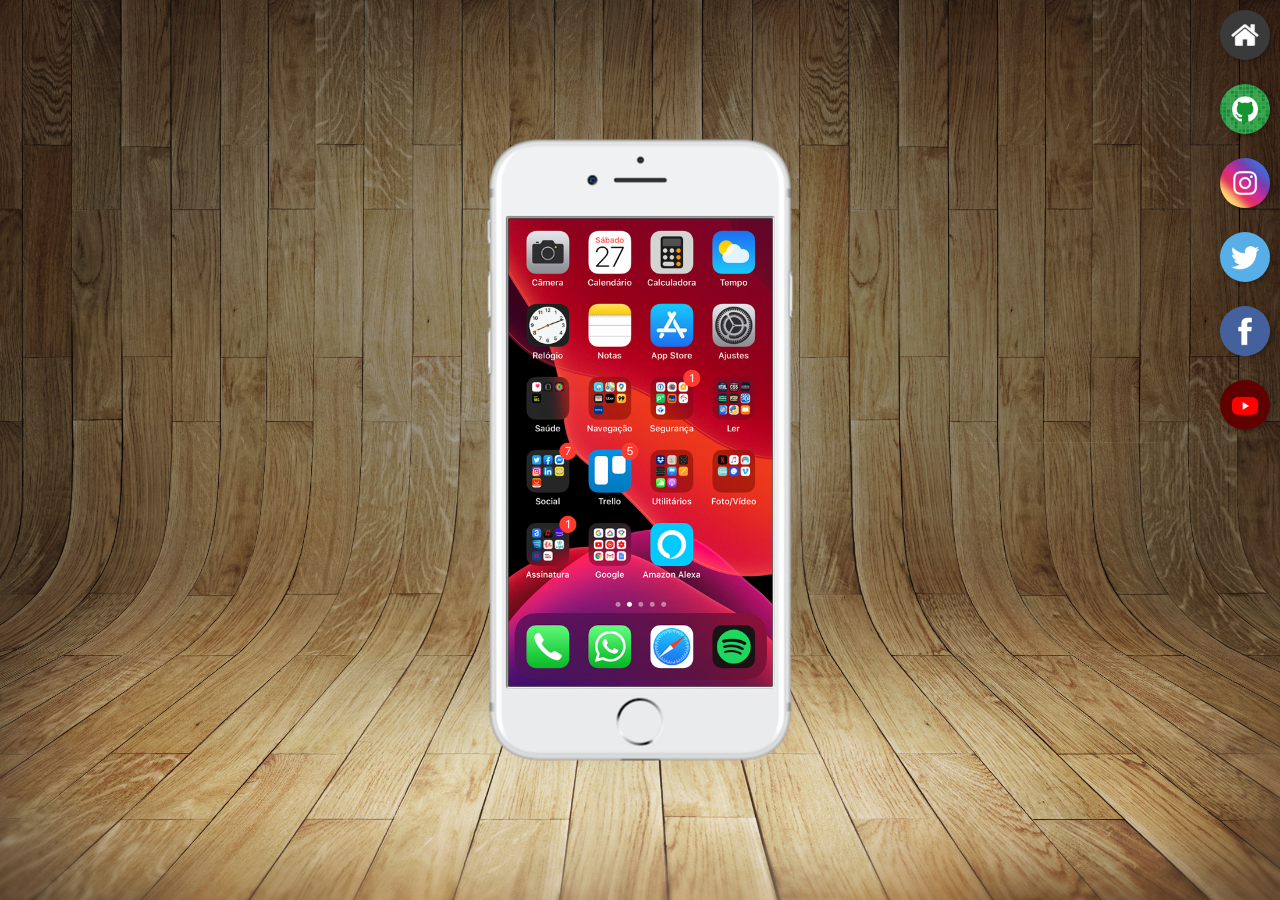
<file: index.html>
<!DOCTYPE html>
<html lang="pt-br">
<head>
    <meta charset="UTF-8">
    <meta http-equiv="X-UA-Compatible" content="IE=edge">
    <meta name="viewport" content="width=device-width, initial-scale=1.0">
    <link rel="shortcut icon" href="favicon.ico" type="image/x-icon">
    <link rel="stylesheet" href="estilos/style.css">
    <title>projeto redes sociais</title>

</head>
<body>
    <main>
        <section id="telefone">
            <iframe src="home.html" name="tela" id="tela" >
                Seu navegador não é compativel com isso
            </iframe>

        </section>
        <section id="redes-sociais">
            <a href="home.html" target="tela"> <img src="imagens/logo-home.jpg"alt="home"></a> <br>
            <a href="github.html" target="tela"> <img src="imagens/logo-github.jpg" alt="github"></a> <br>
            <a href="instagram.html" target="tela"> <img src="imagens/logo-instagram.jpg" alt="instagram"></a> <br>
            <a href="twitter.html" target="tela"> <img src="imagens/logo-twitter.jpg" alt=" twitter"> </a> <br>
            <a href="facebook.html" target="tela"> <img src="imagens/logo-facebook.jpg" alt="facebook"></a> <br>
            <a href="youtube.html" target="tela"> <img src="imagens/logo-youtube.jpg" alt=""></a> 
            


        </section>
    </main>
    
</body>
</html>
</file>
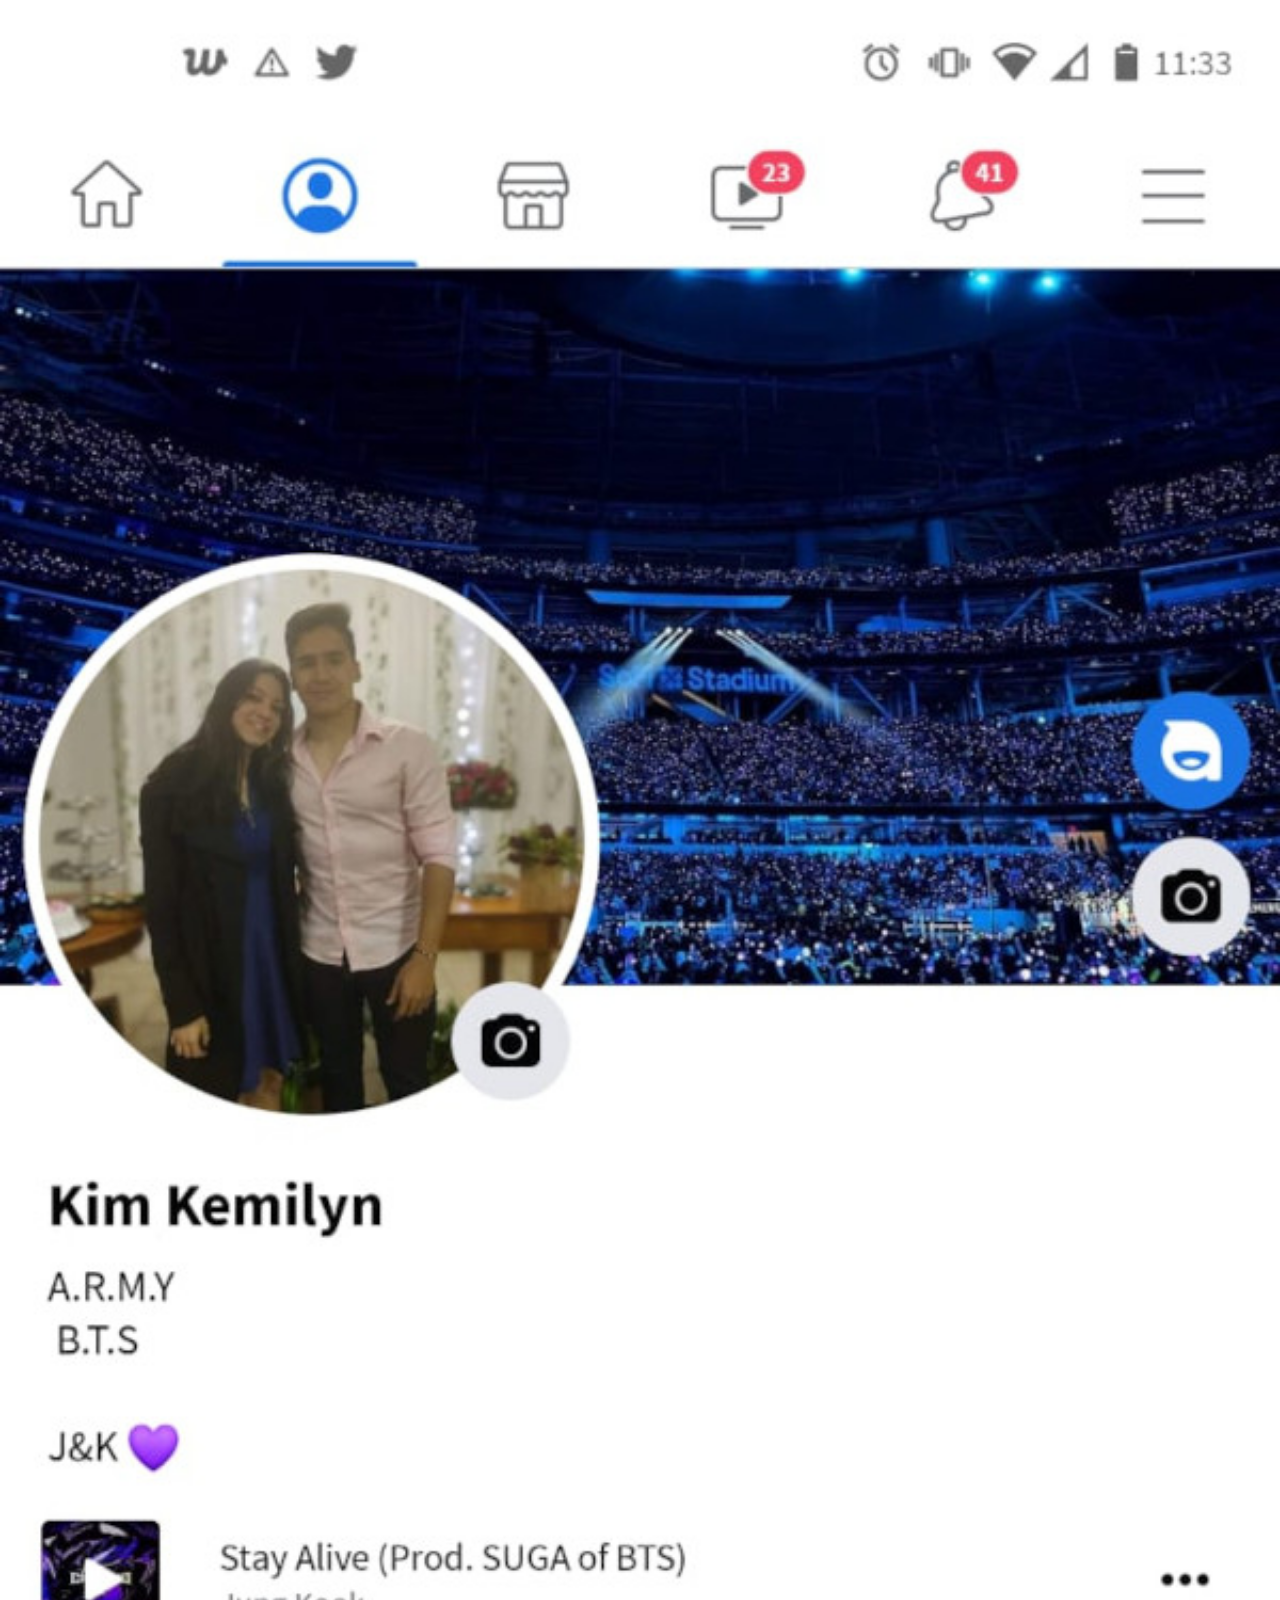
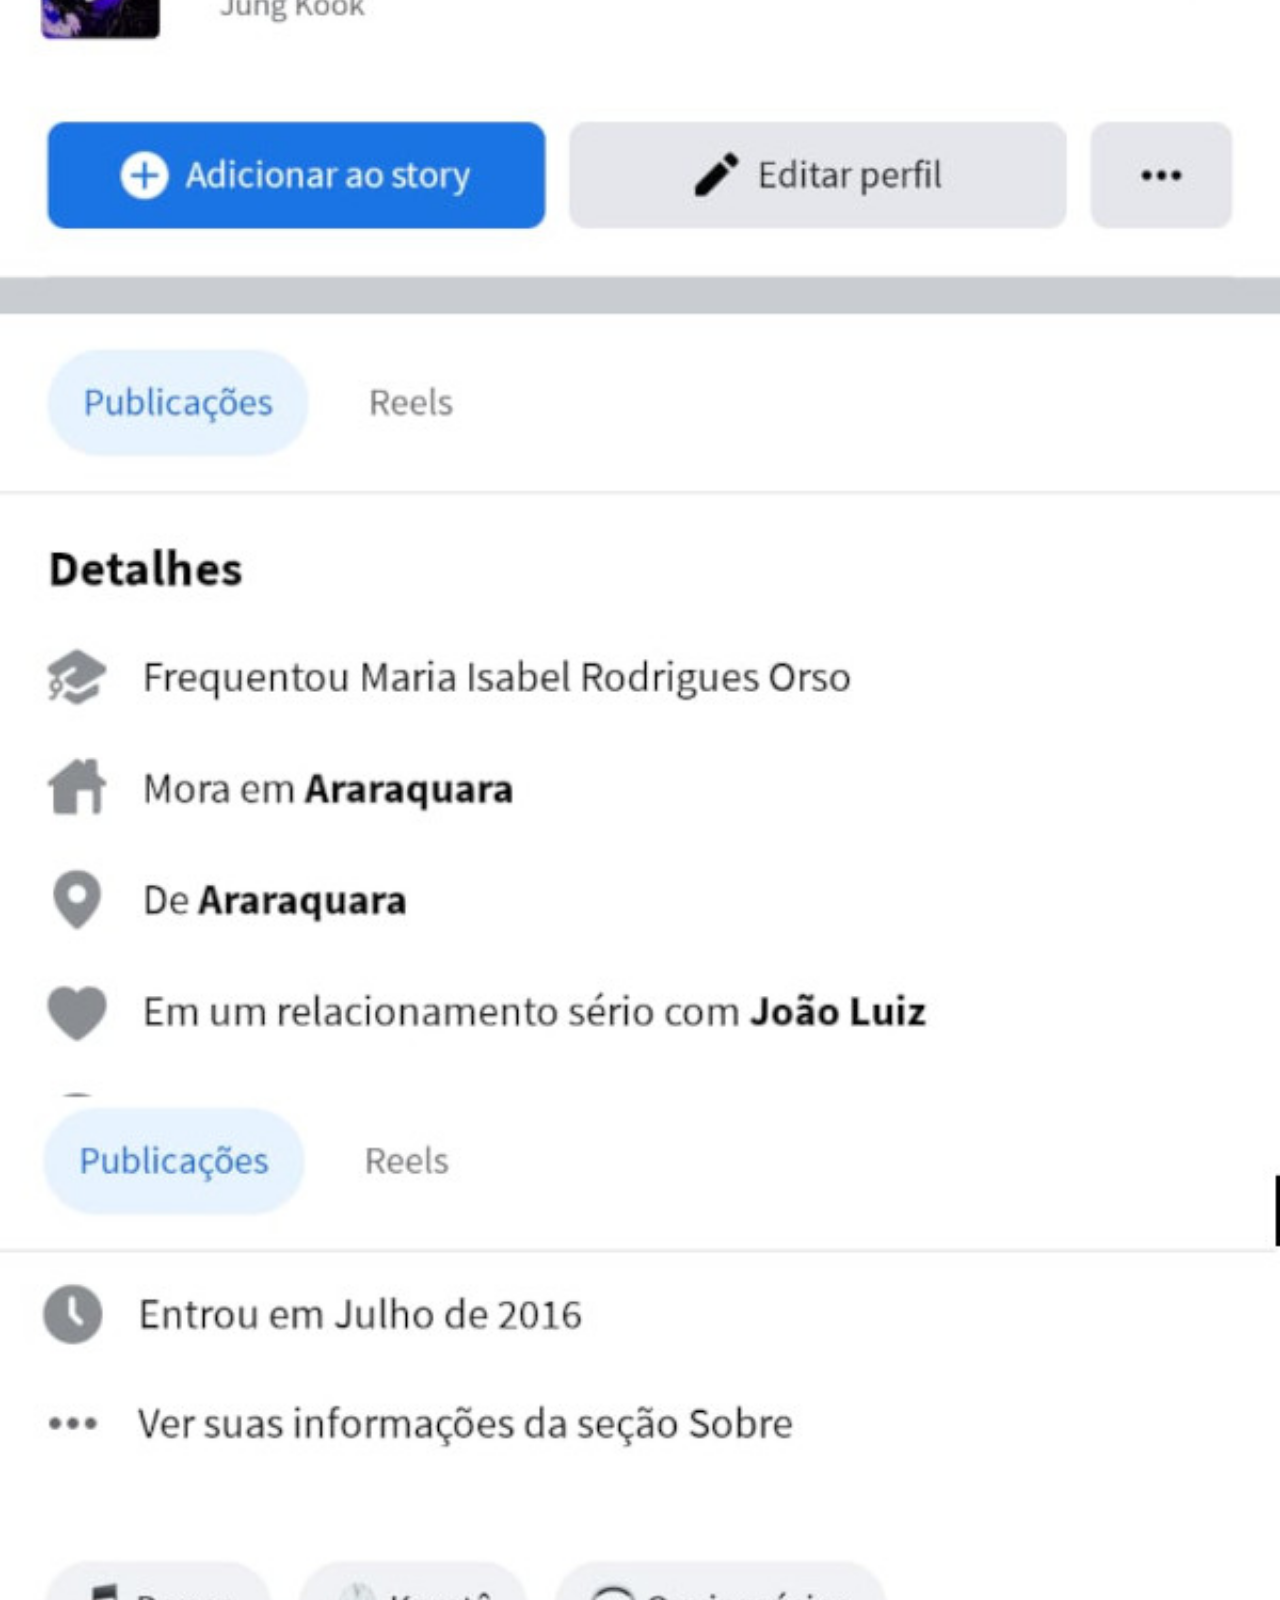
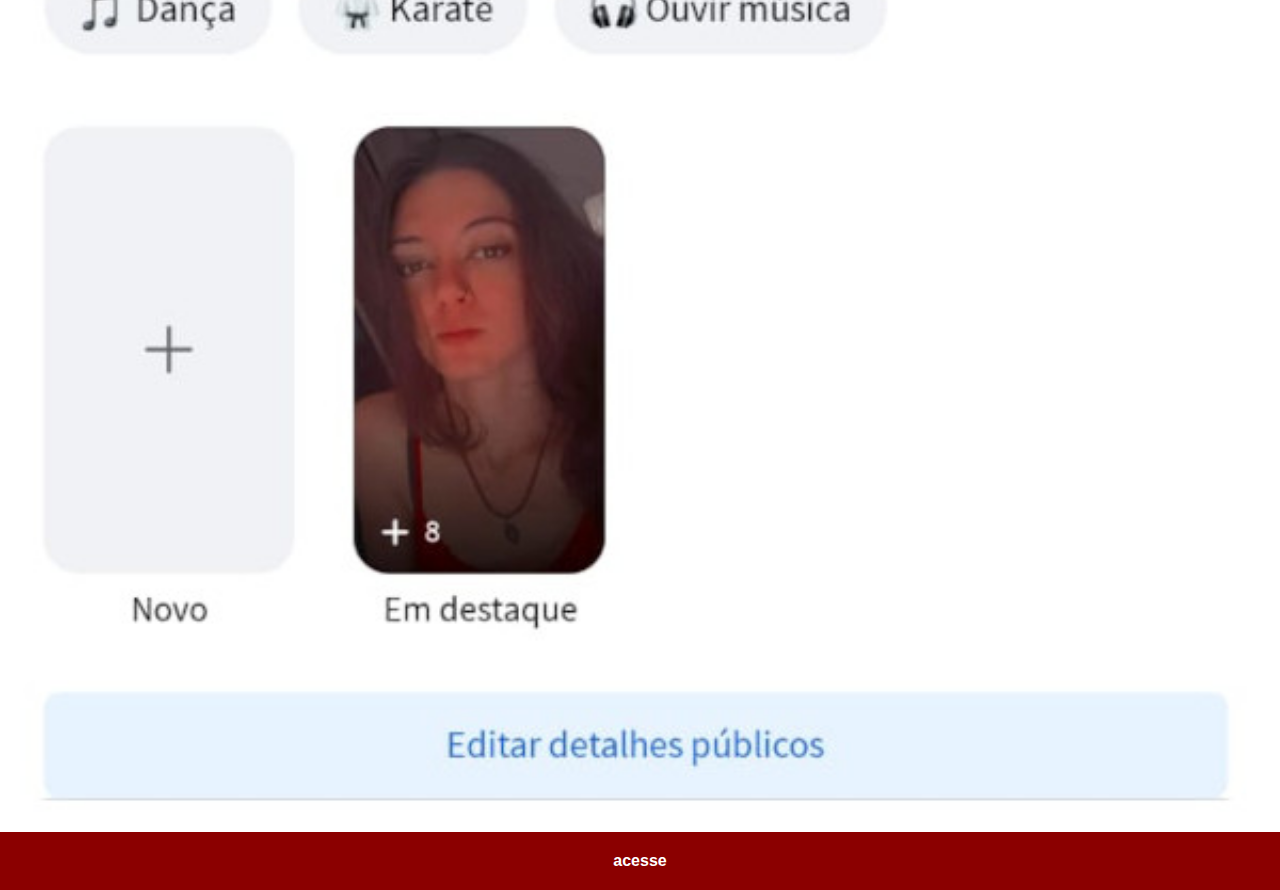
<file: facebook.html>
<!DOCTYPE html>
<html lang="pt-br">
<head>
    <meta charset="UTF-8">
    <meta http-equiv="X-UA-Compatible" content="IE=edge">
    <meta name="viewport" content="width=device-width, initial-scale=1.0">
    <title>facebook</title>
    <link rel="stylesheet" href="estilos/social.css">
</head>
<body>
    <img src="imagens/tela-facebook.jpg" alt="facebook">
    <a href="https://www.facebook.com/keh.hm.9" target="_blank"> acesse</a>
    
</body>
</html>
</file>
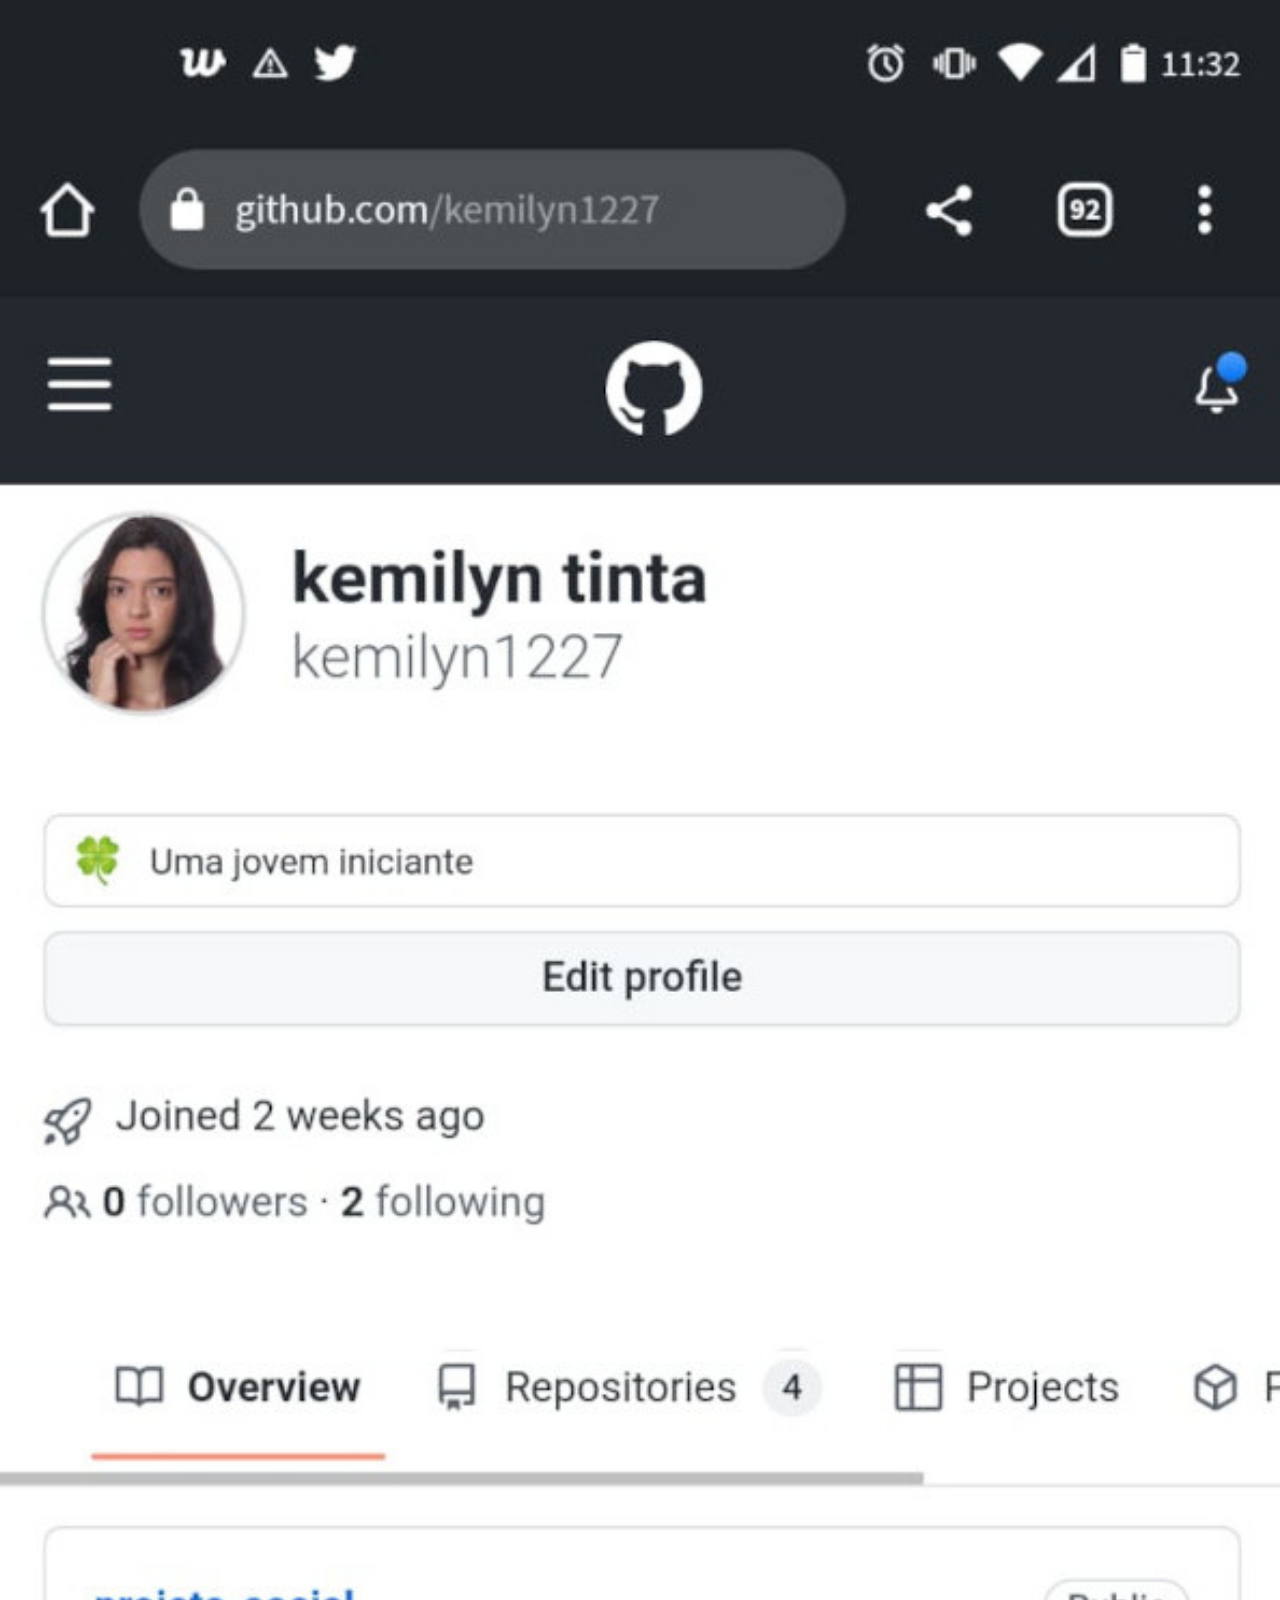
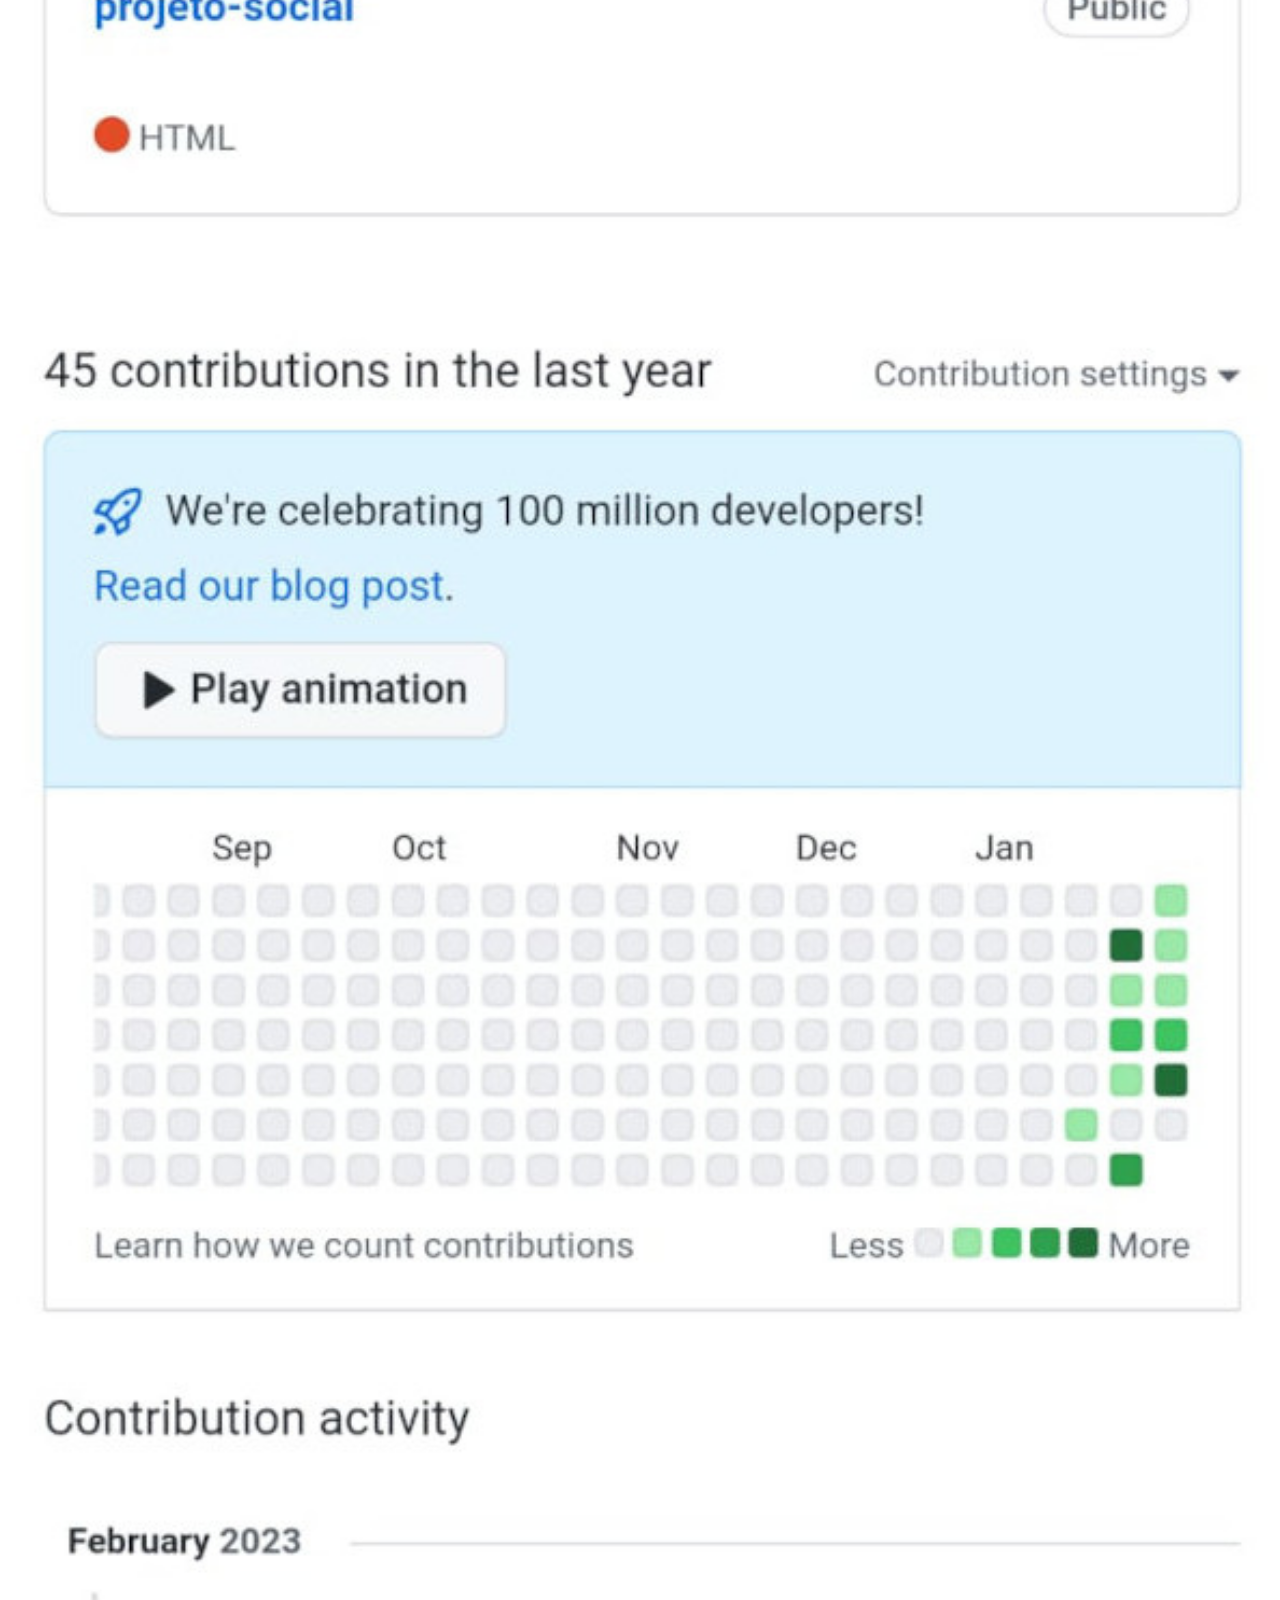
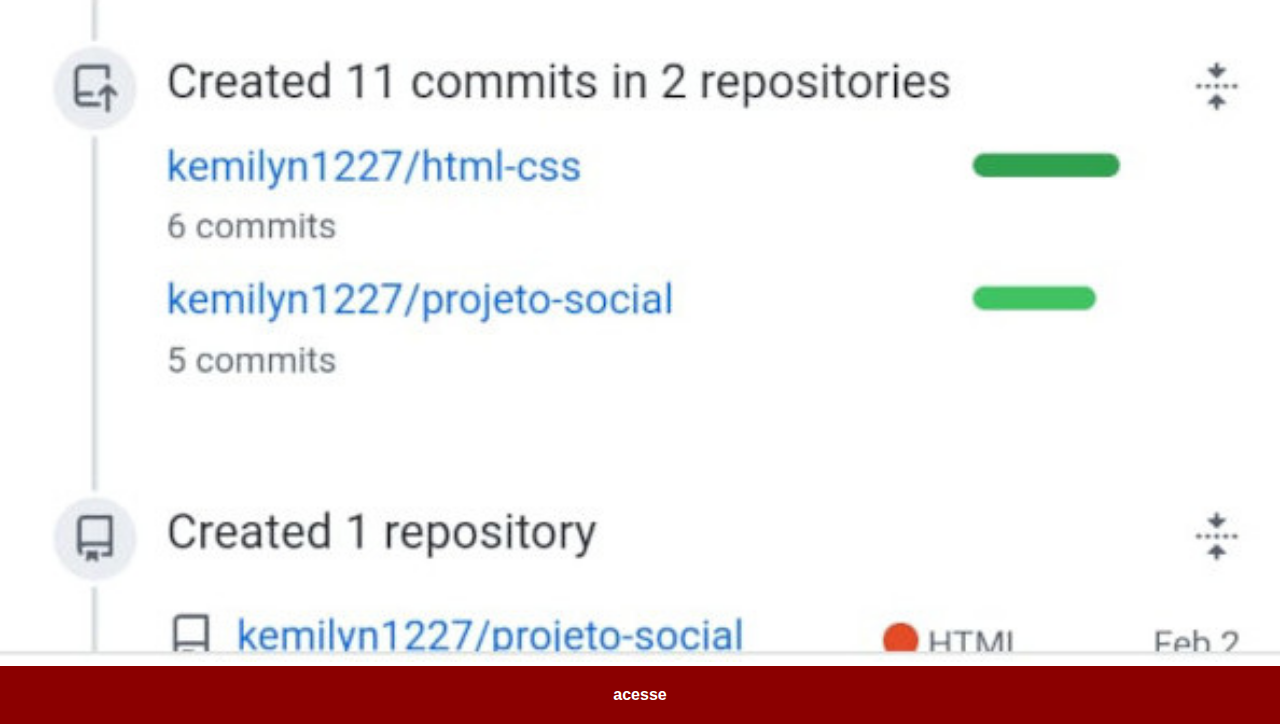
<file: github.html>
<!DOCTYPE html>
<html lang="pt-br">
<head>
    <meta charset="UTF-8">
    <meta http-equiv="X-UA-Compatible" content="IE=edge">
    <meta name="viewport" content="width=device-width, initial-scale=1.0">
    <title>github</title>
    <link rel="stylesheet" href="estilos/social.css">
</head>
<body>
    <img src="imagens/tela-github.jpg" alt="github">
    <a href="https://github.com/kemilyn1227" target="_blank"> acesse</a>
</body>
</html>
</file>
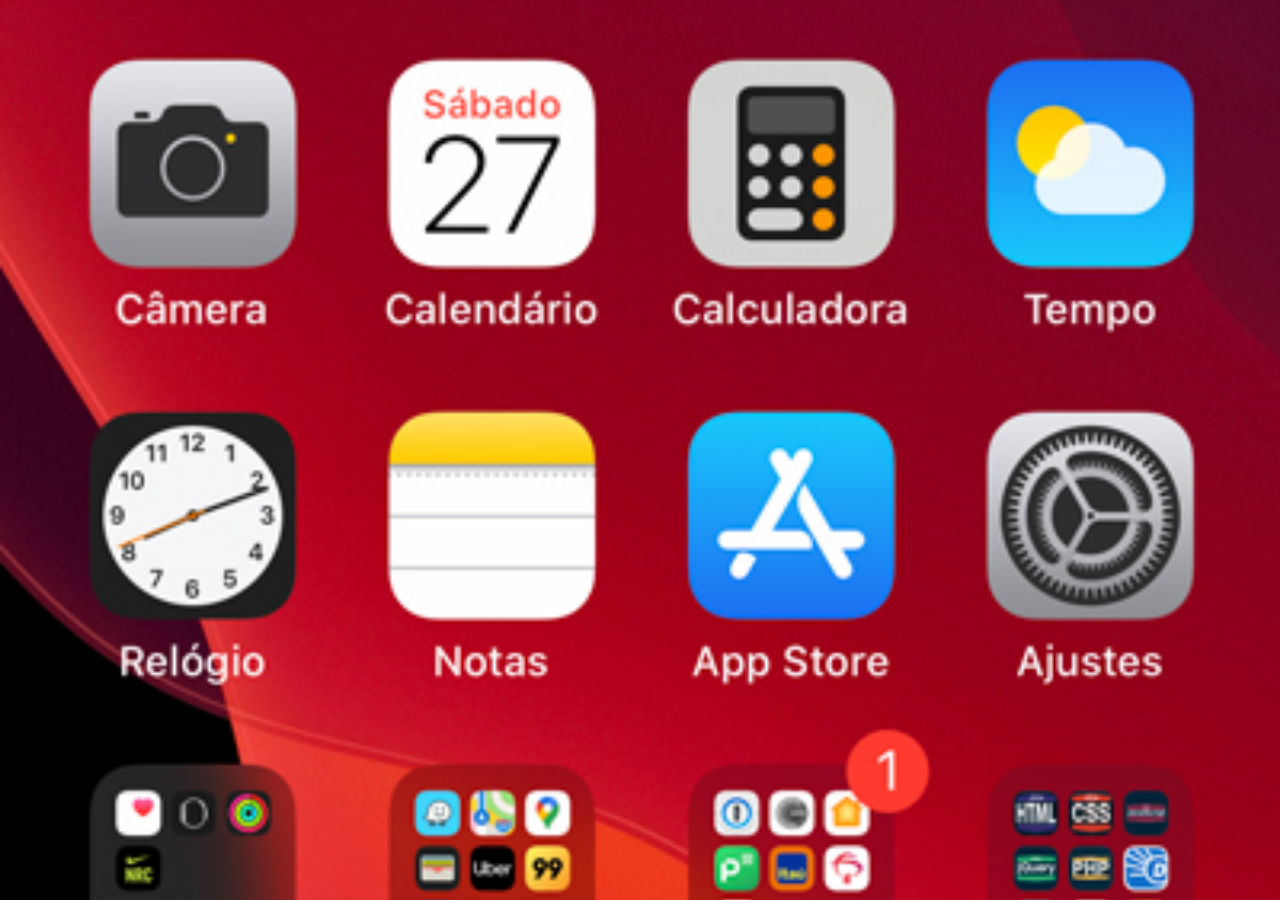
<file: home.html>
<!DOCTYPE html>
<html lang="pt-br">
<head>
    <meta charset="UTF-8">
    <meta http-equiv="X-UA-Compatible" content="IE=edge">
    <meta name="viewport" content="width=device-width, initial-scale=1.0">
    <title>home</title>
    <style>
        *{
            margin: 0;
            padding: 0;
        }
        body{
            width: 100vw;
            height: 100vh;
            background: black url('imagens/tela-home.jpg') no-repeat top center;
            background-size: cover;
        }
    </style>
</head>
<body>
    
</body>
</html>
</file>
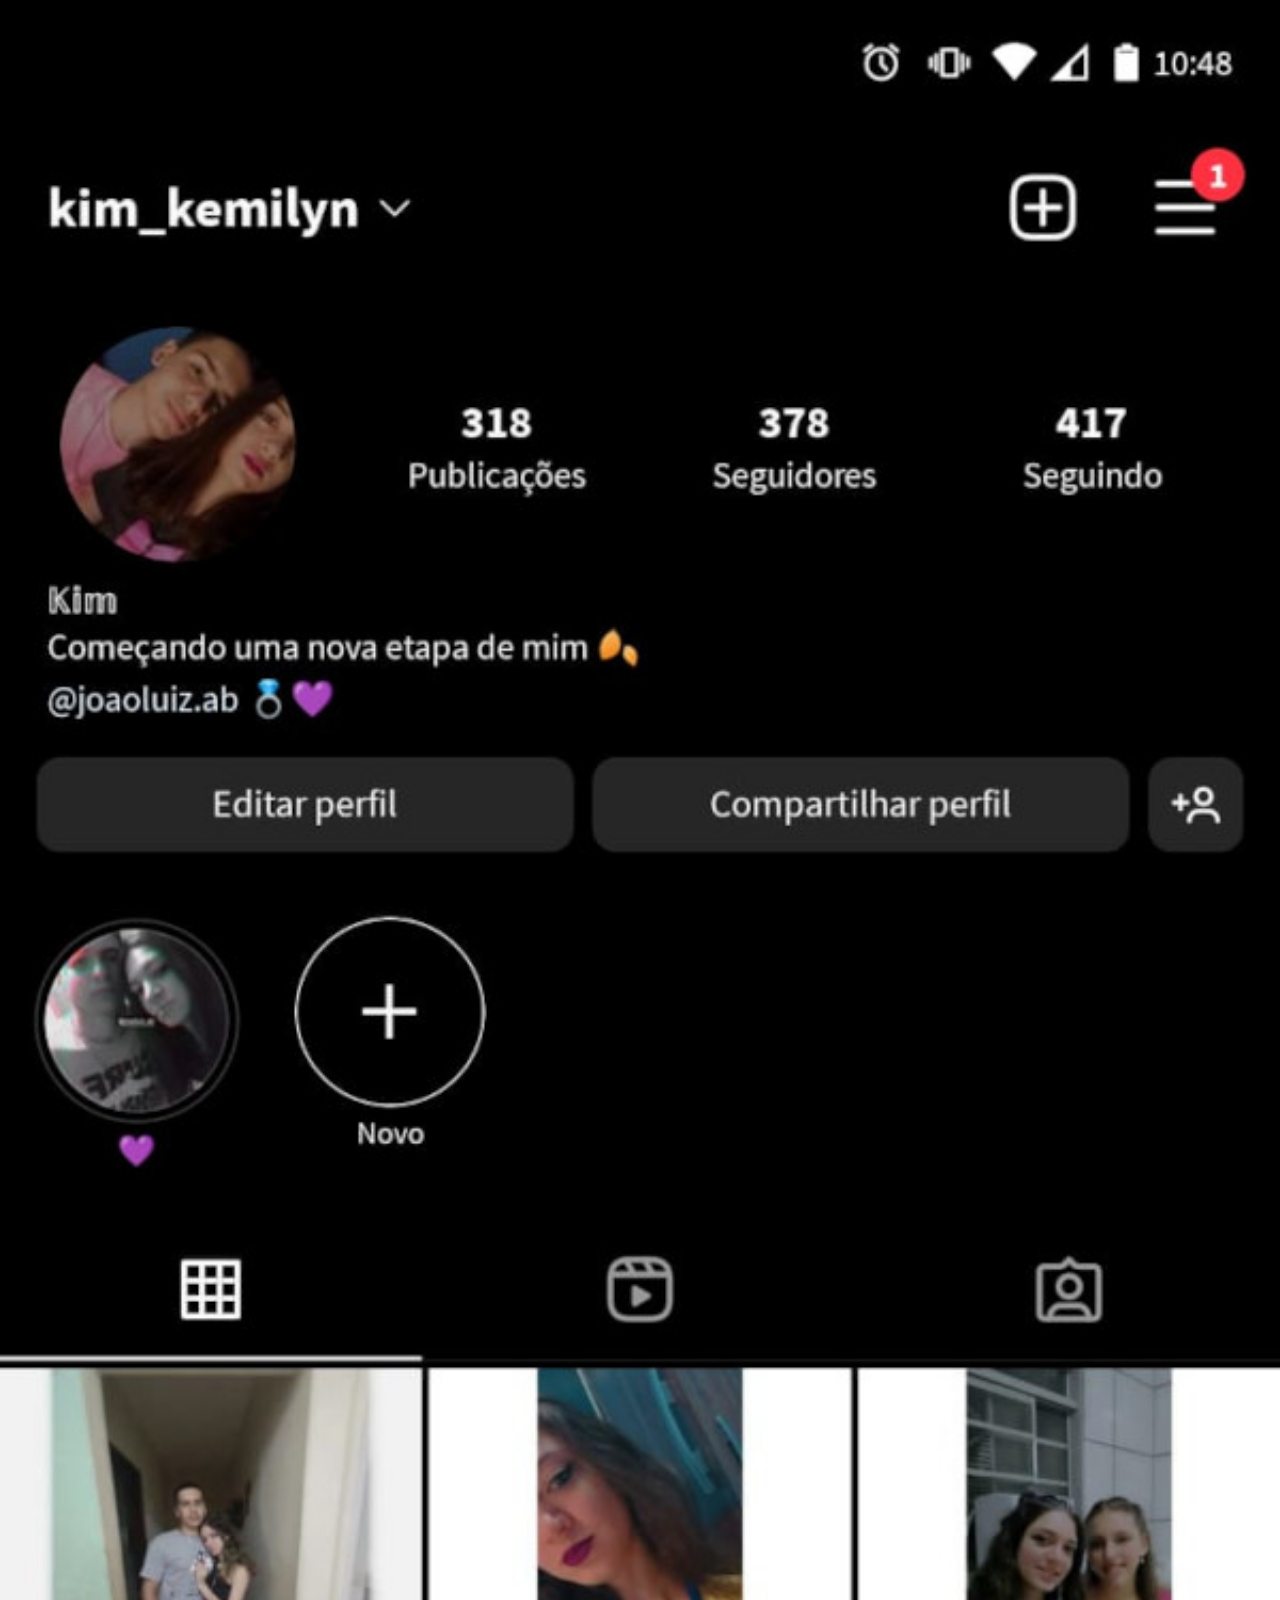
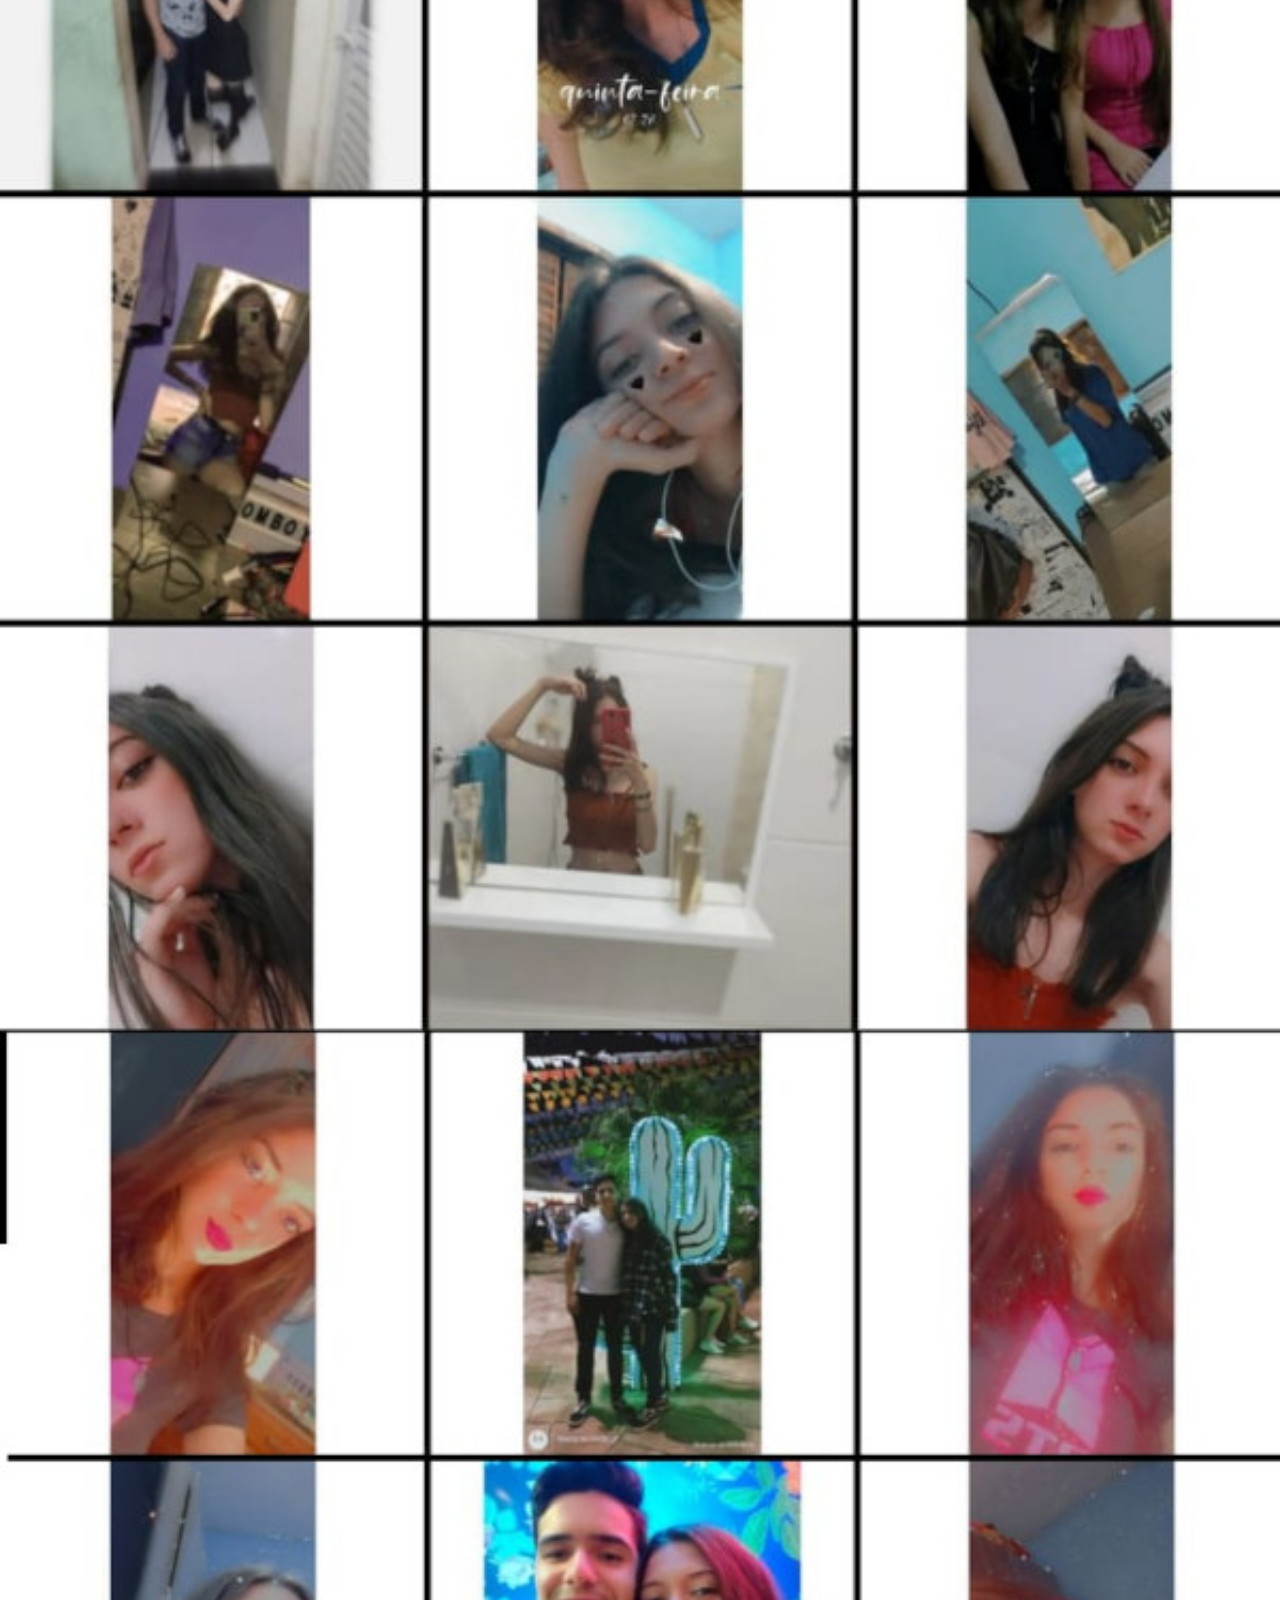
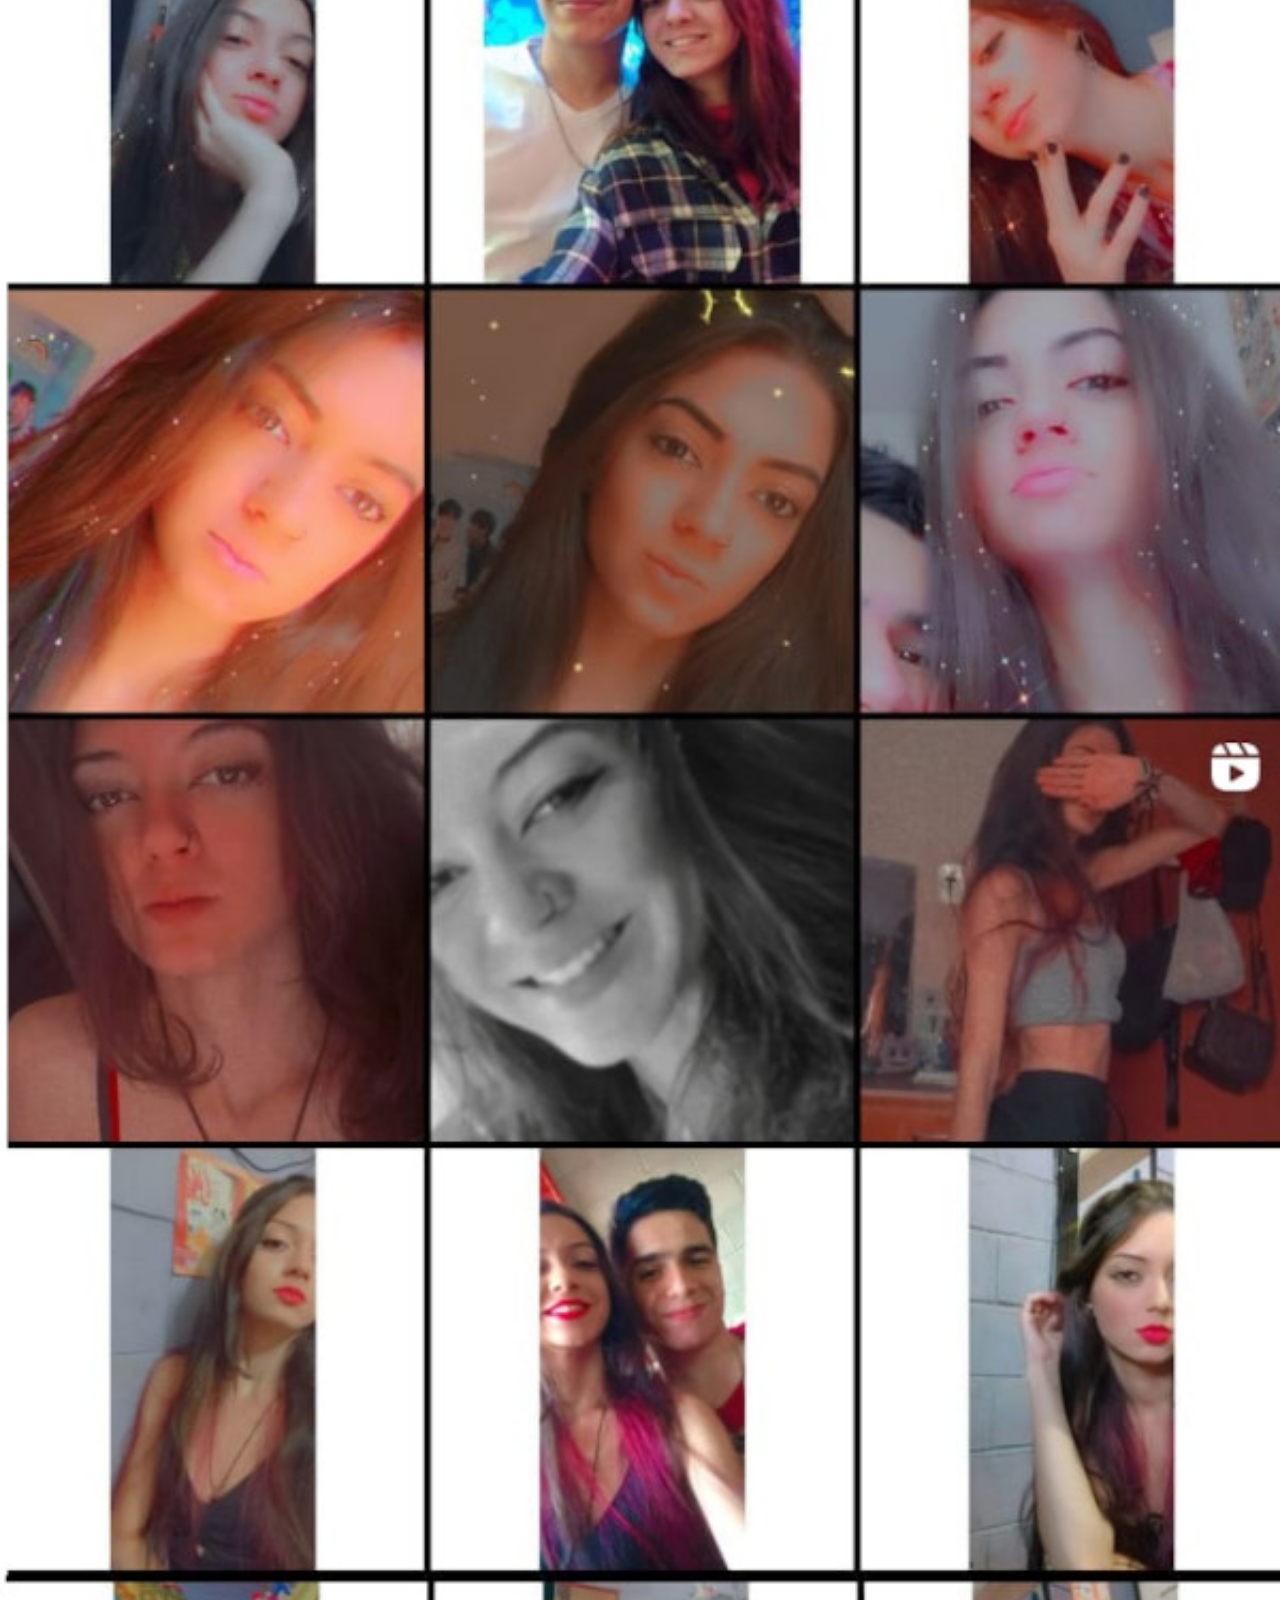
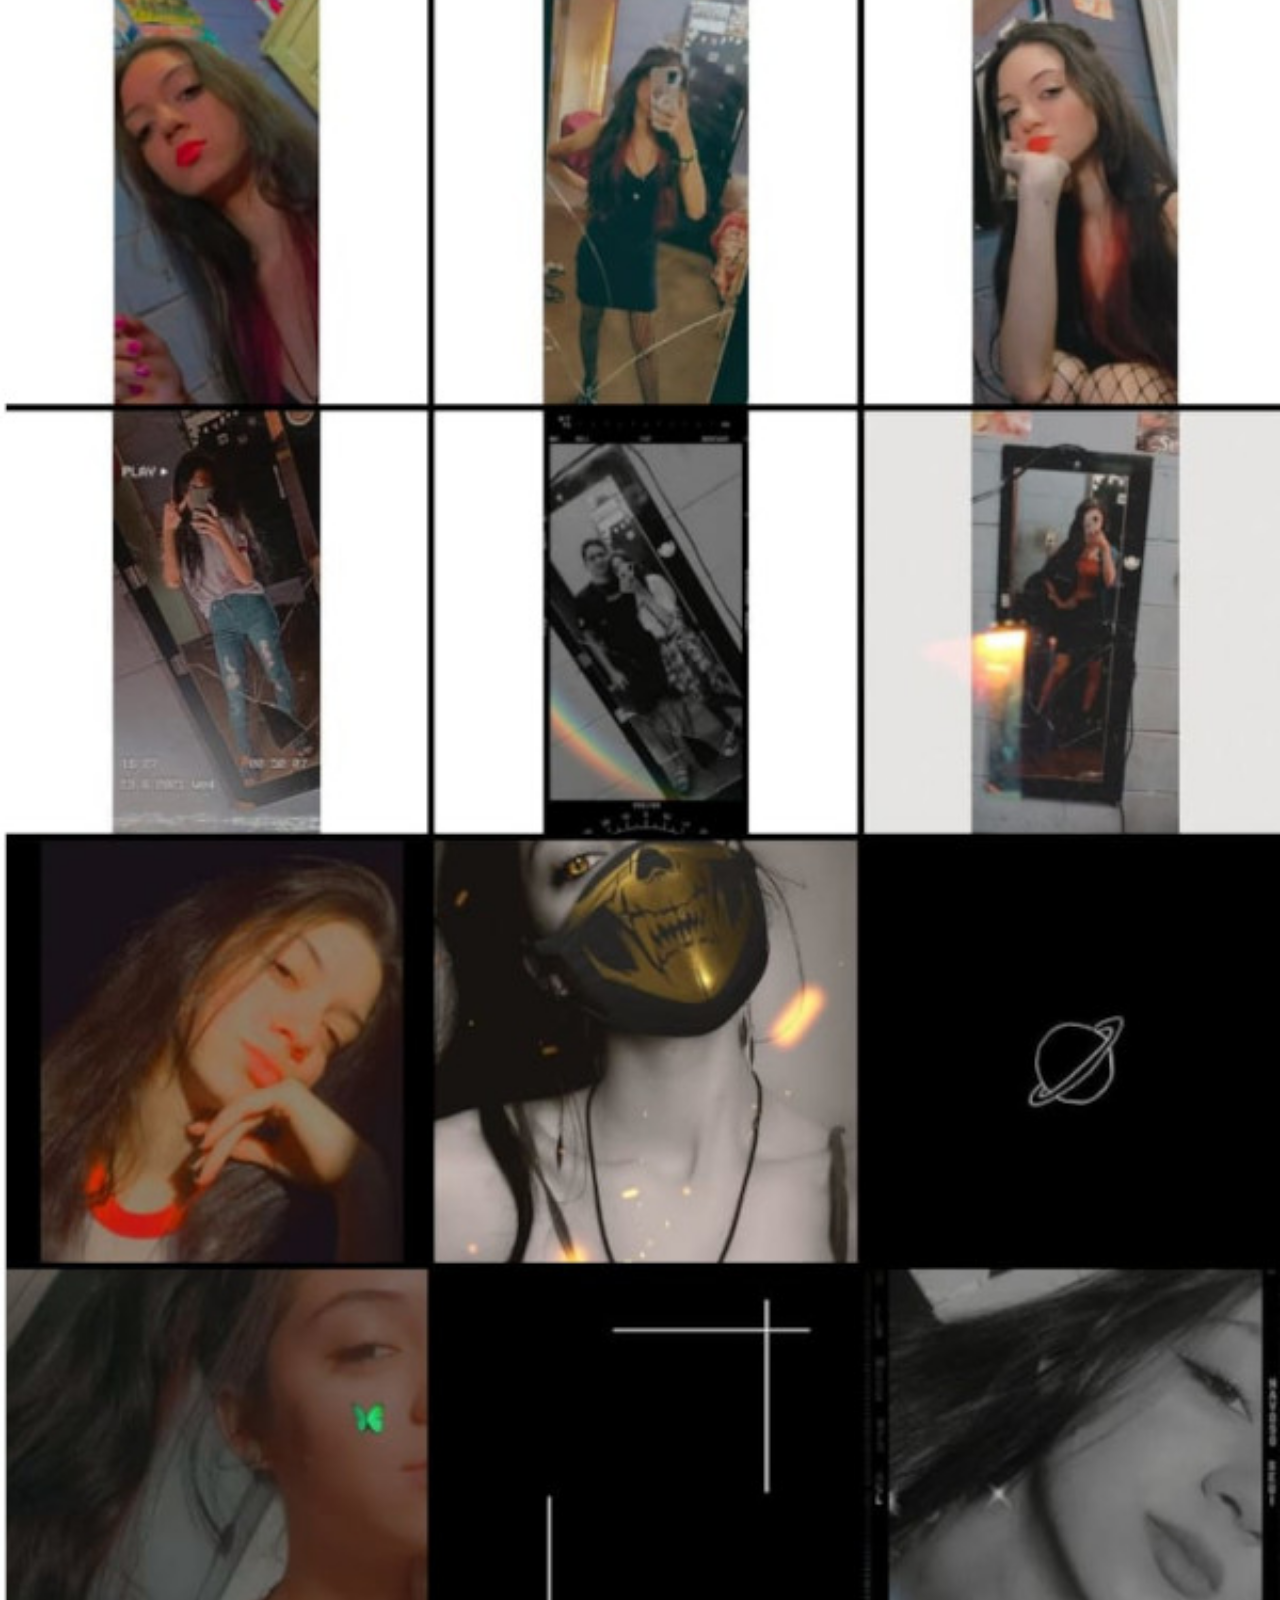
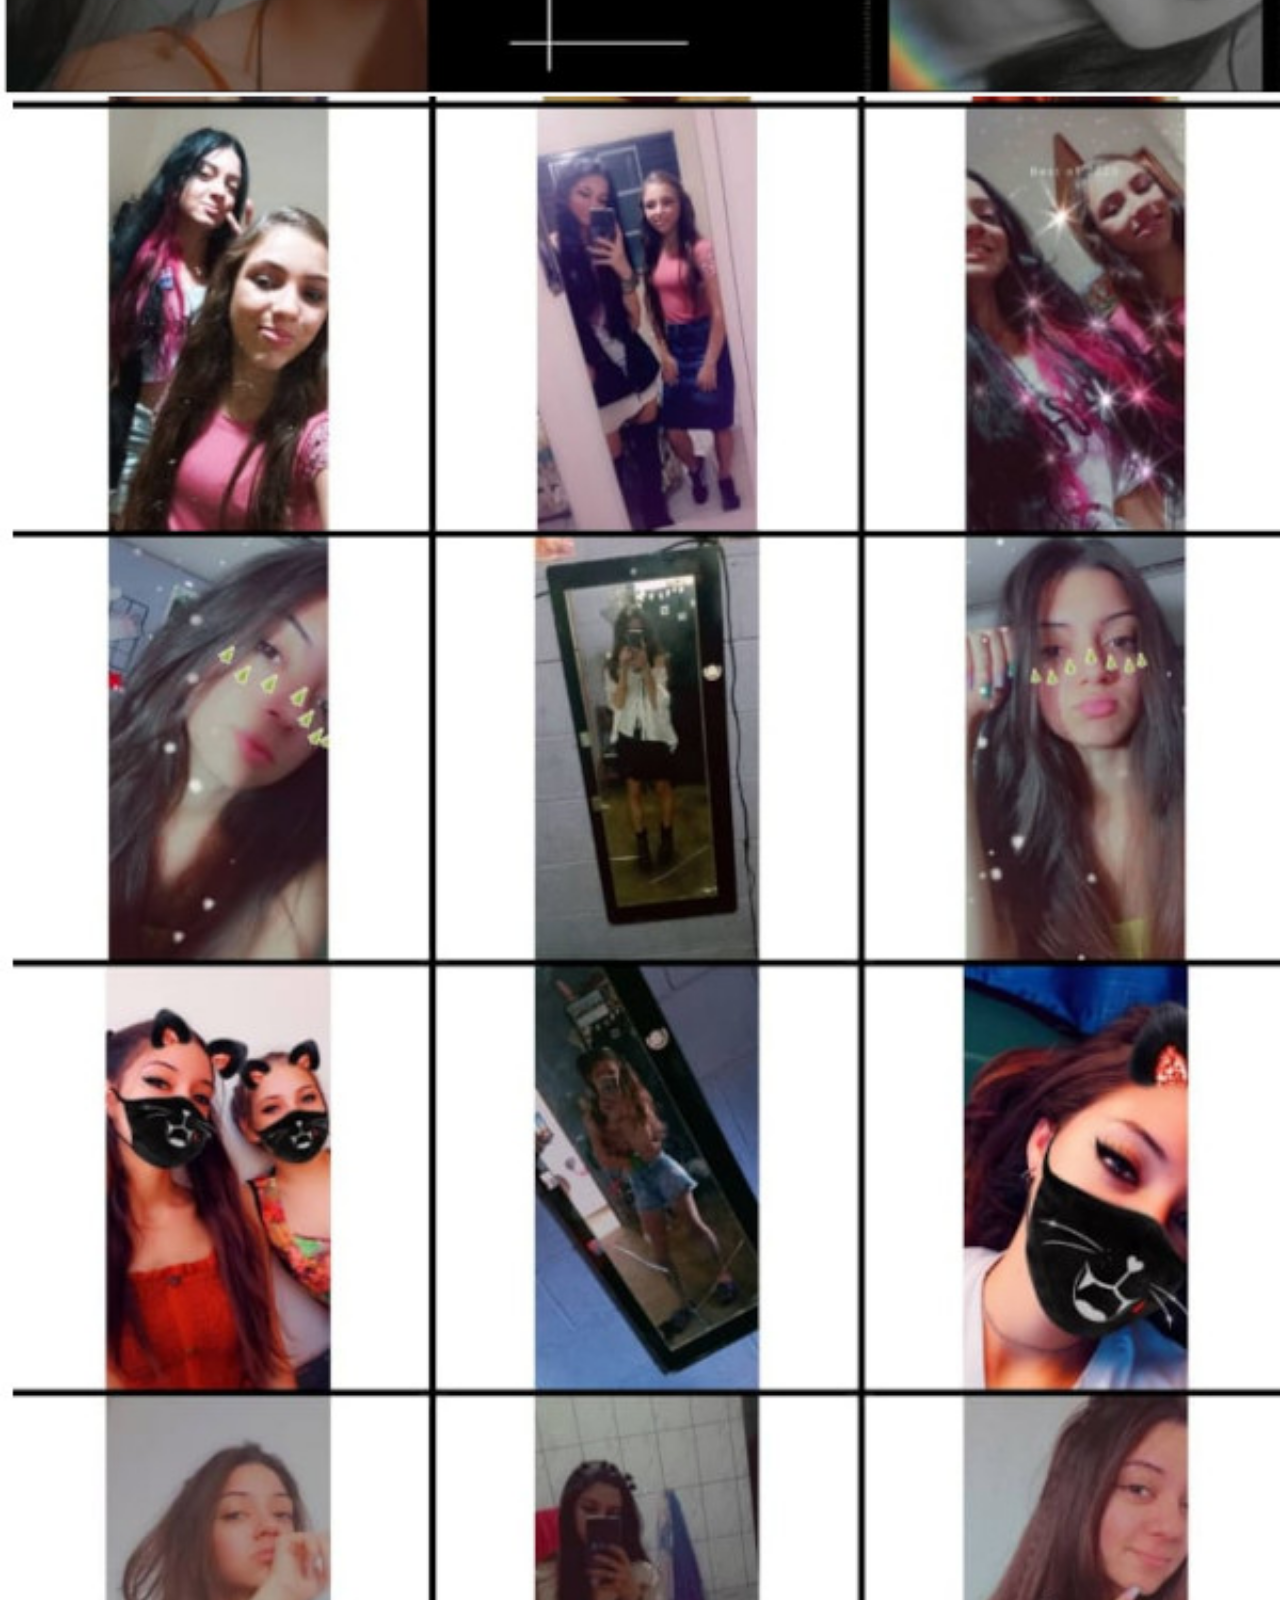
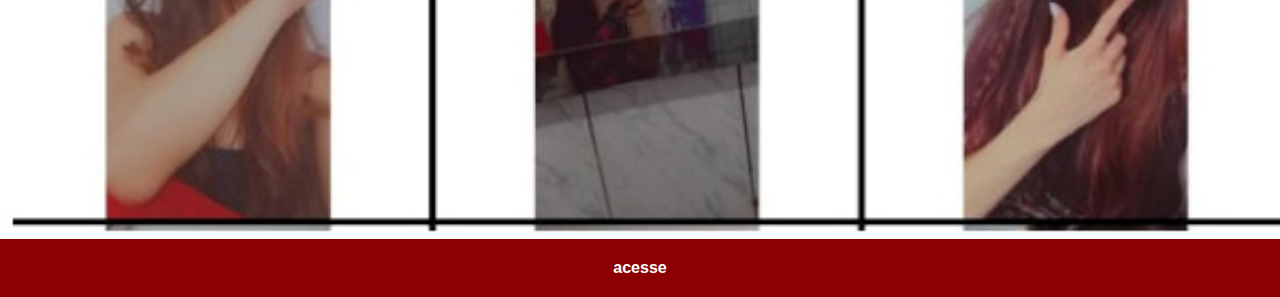
<file: instagram.html>
<!DOCTYPE html>
<html lang="pt-br">
<head>
    <meta charset="UTF-8">
    <meta http-equiv="X-UA-Compatible" content="IE=edge">
    <meta name="viewport" content="width=device-width, initial-scale=1.0">
    <title>instagram</title>
    <link rel="stylesheet" href="estilos/social.css">
</head>
<body>
    <img src="imagens/tela-instagram.jpg" alt="instagram">
    <a href="https://www.instagram.com/kim_kemilyn/" target="_blank"> acesse</a>
    
</body>
</html>
</file>
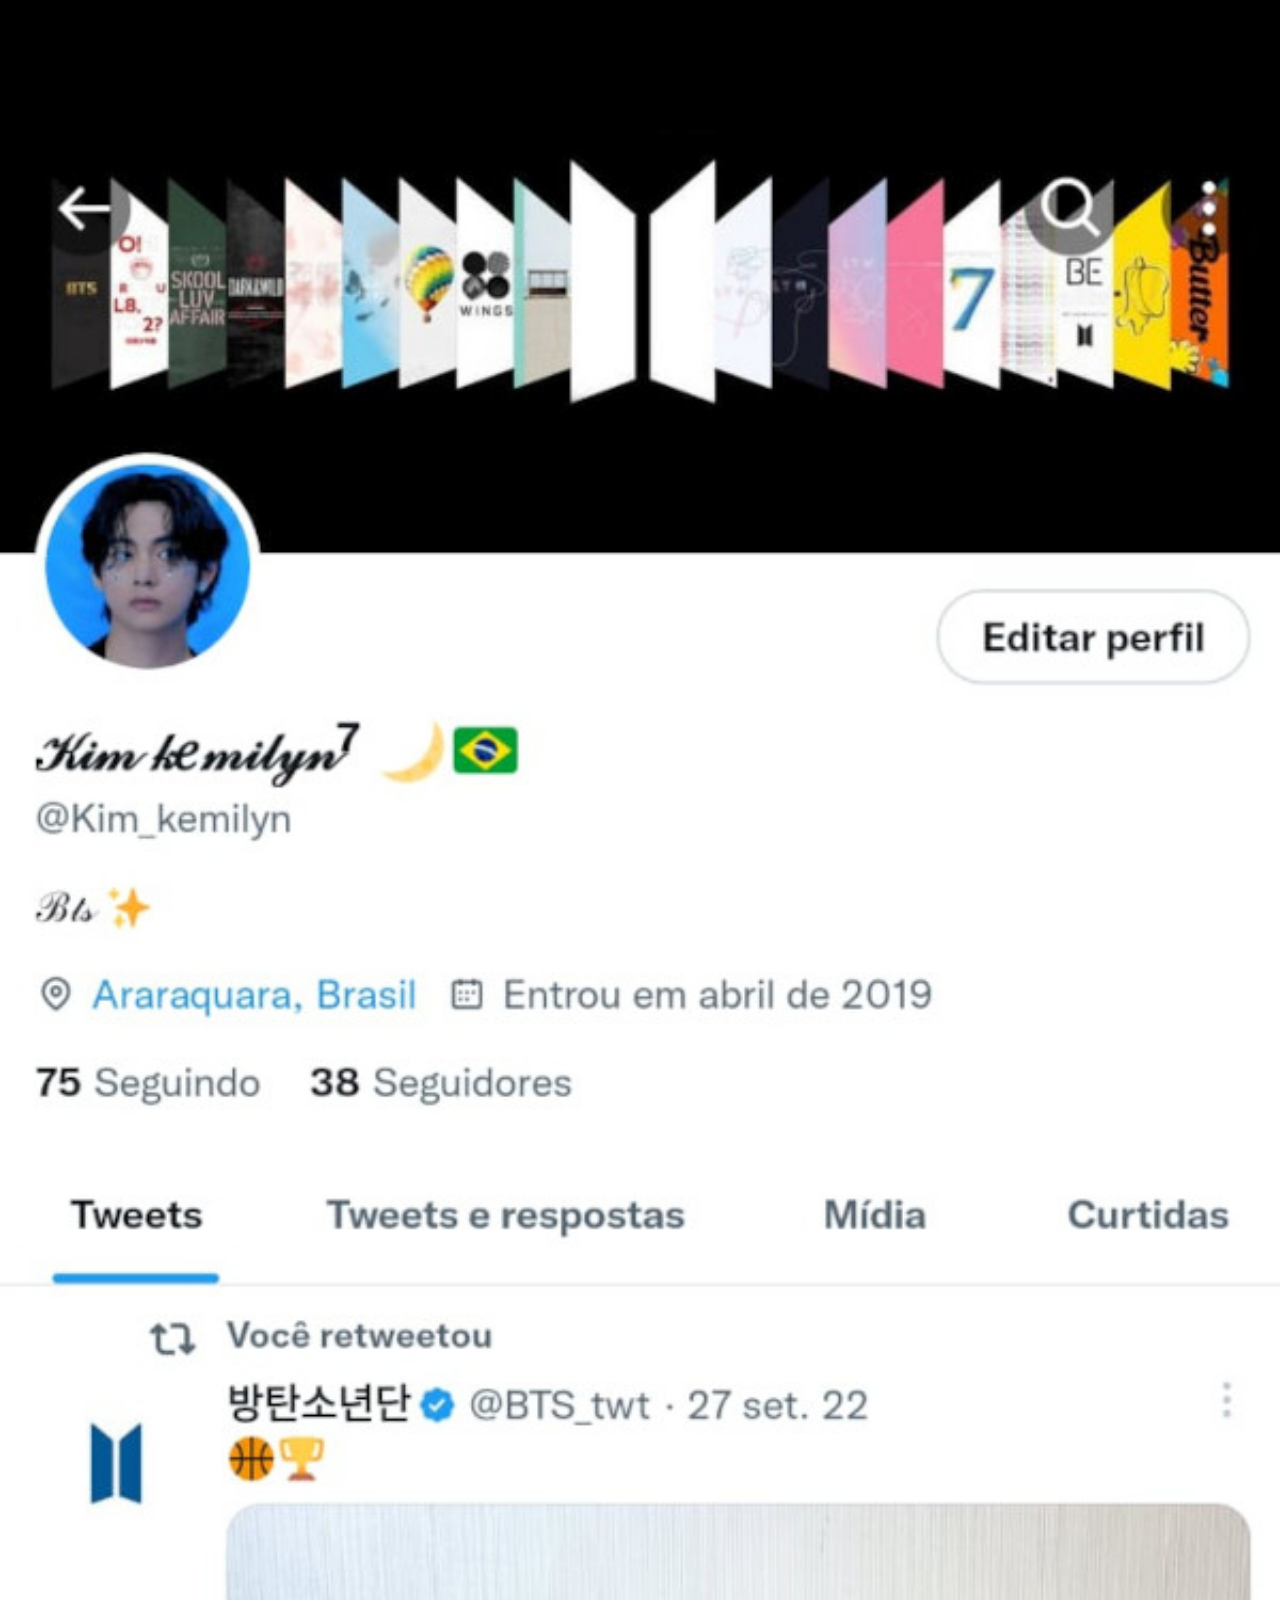
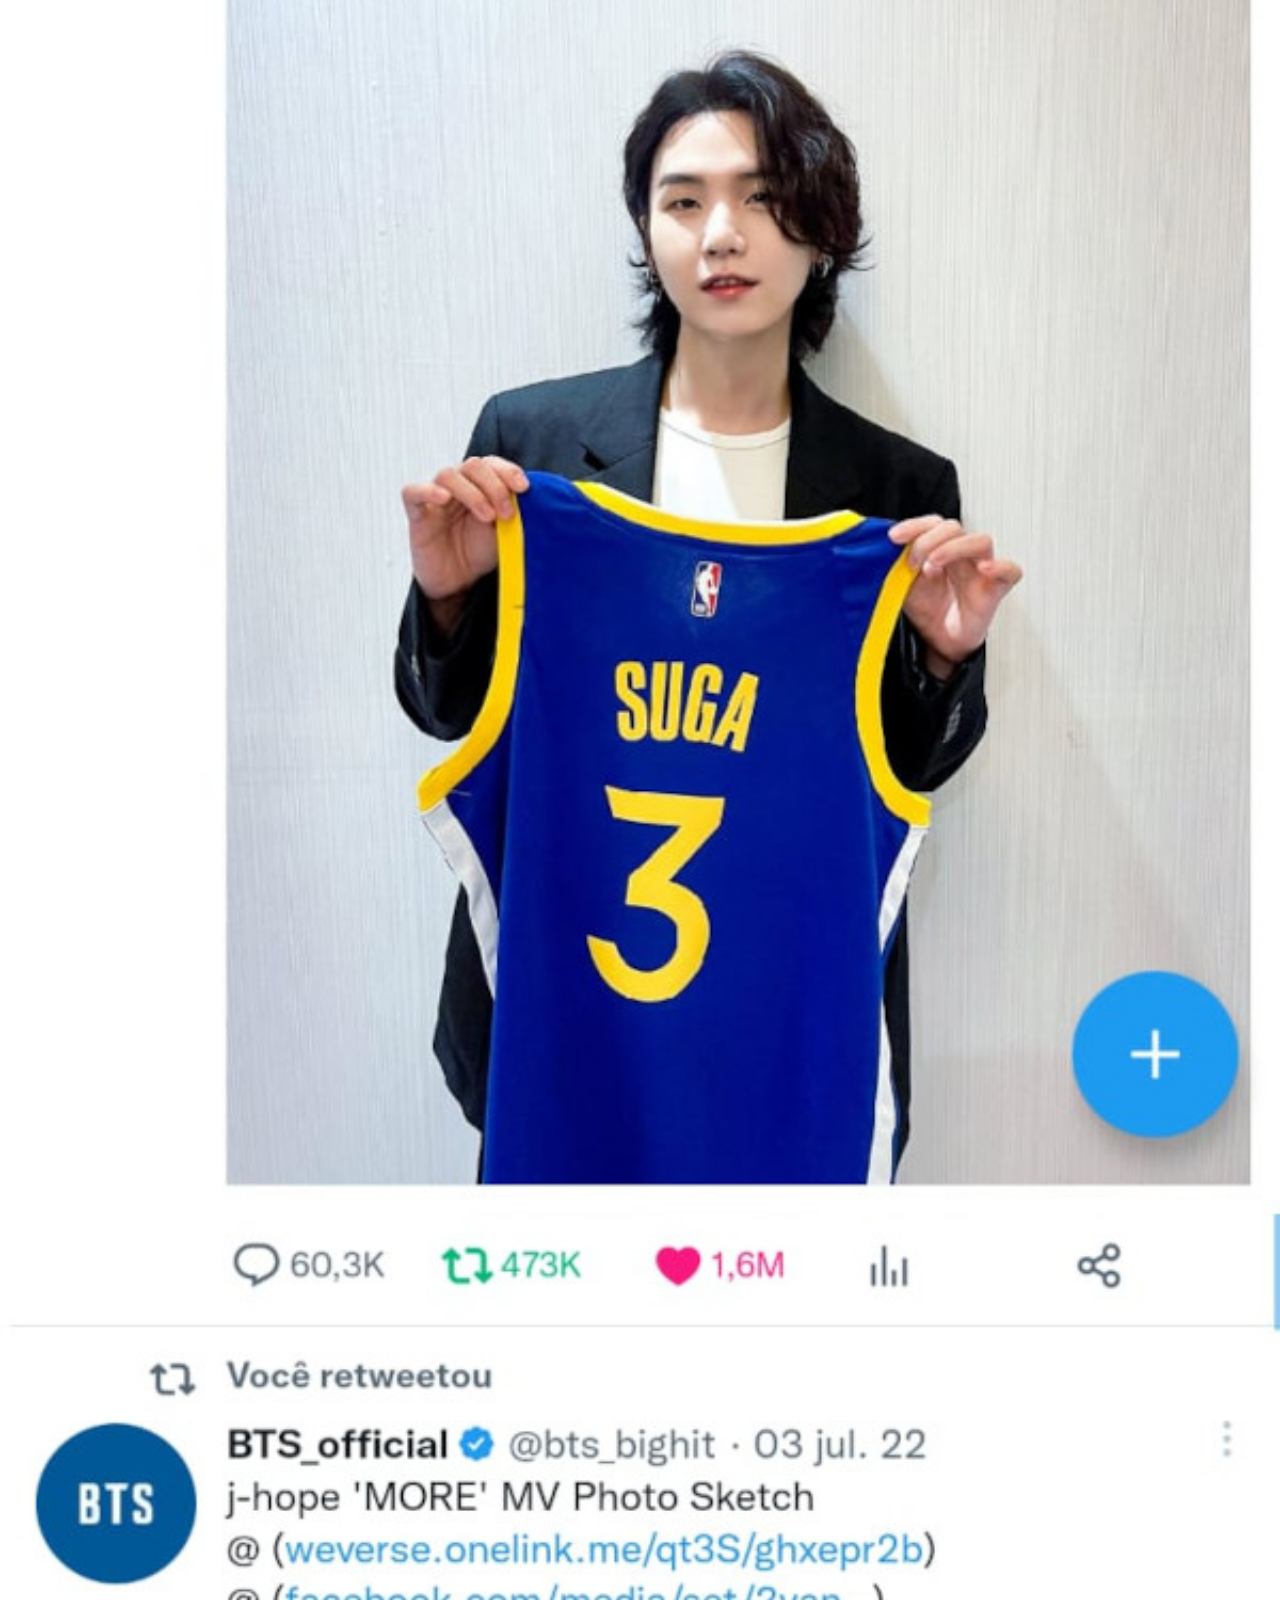
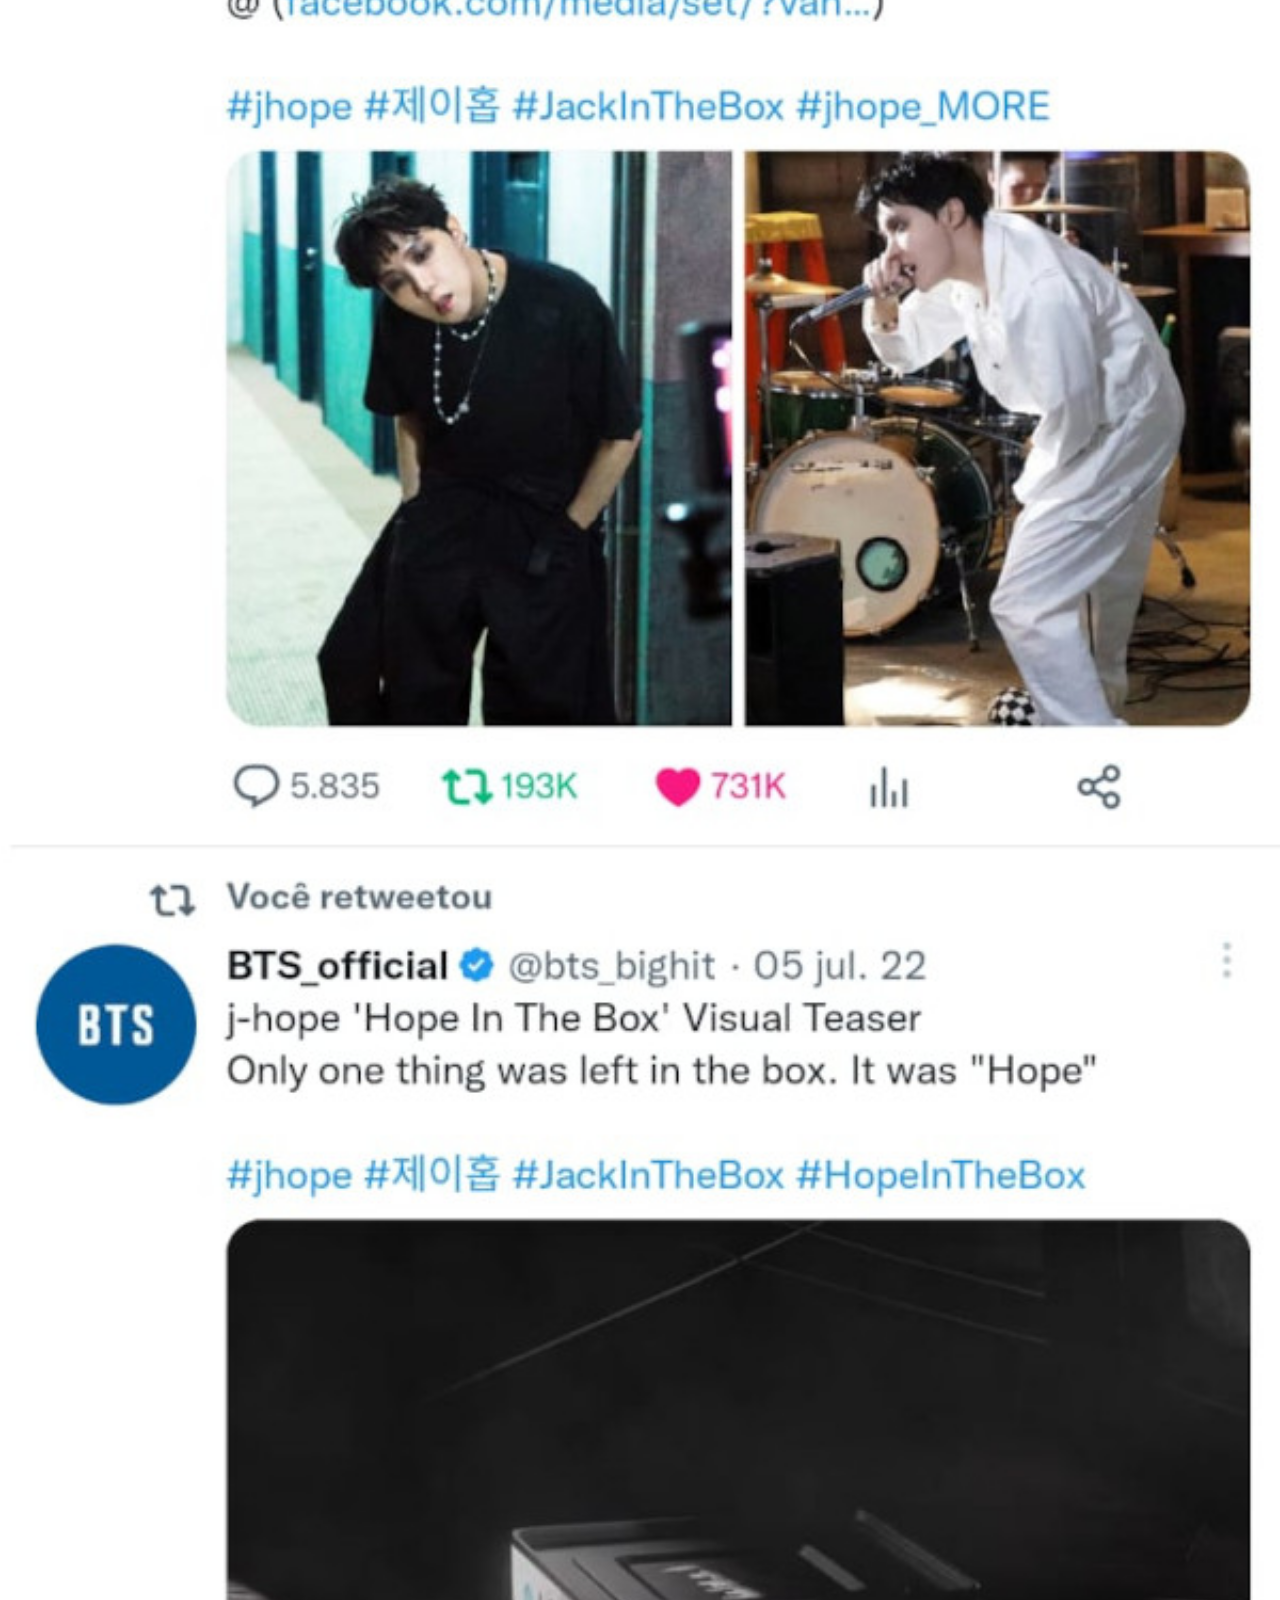
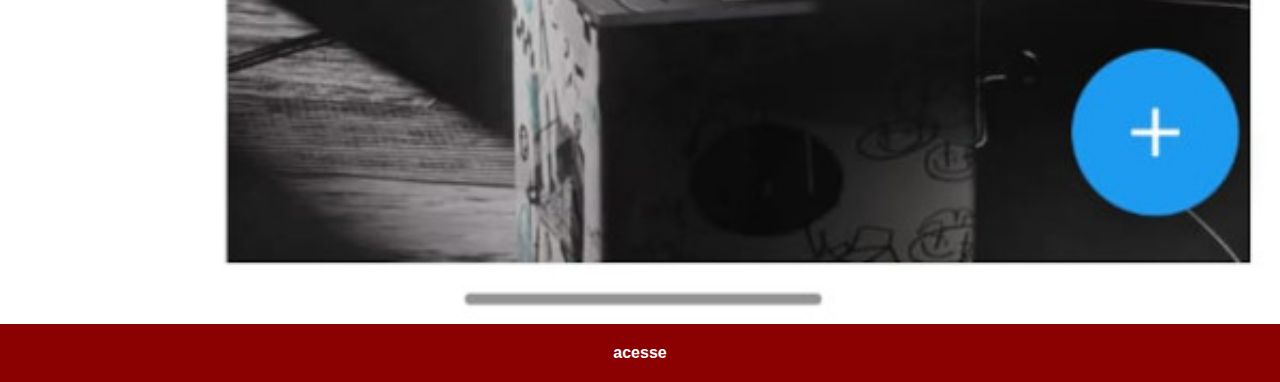
<file: twitter.html>
<!DOCTYPE html>
<html lang="pt-br">
<head>
    <meta charset="UTF-8">
    <meta http-equiv="X-UA-Compatible" content="IE=edge">
    <meta name="viewport" content="width=device-width, initial-scale=1.0">
    <title>twitter</title>
    <link rel="stylesheet" href="estilos/social.css">
</head>
<body>
    <img src="imagens/tela-twitter.jpg" alt="twitter">
    <a href="https://twitter.com/Kim_kemilyn" target="_blank"> acesse</a>
    
</body>
</html>
</file>
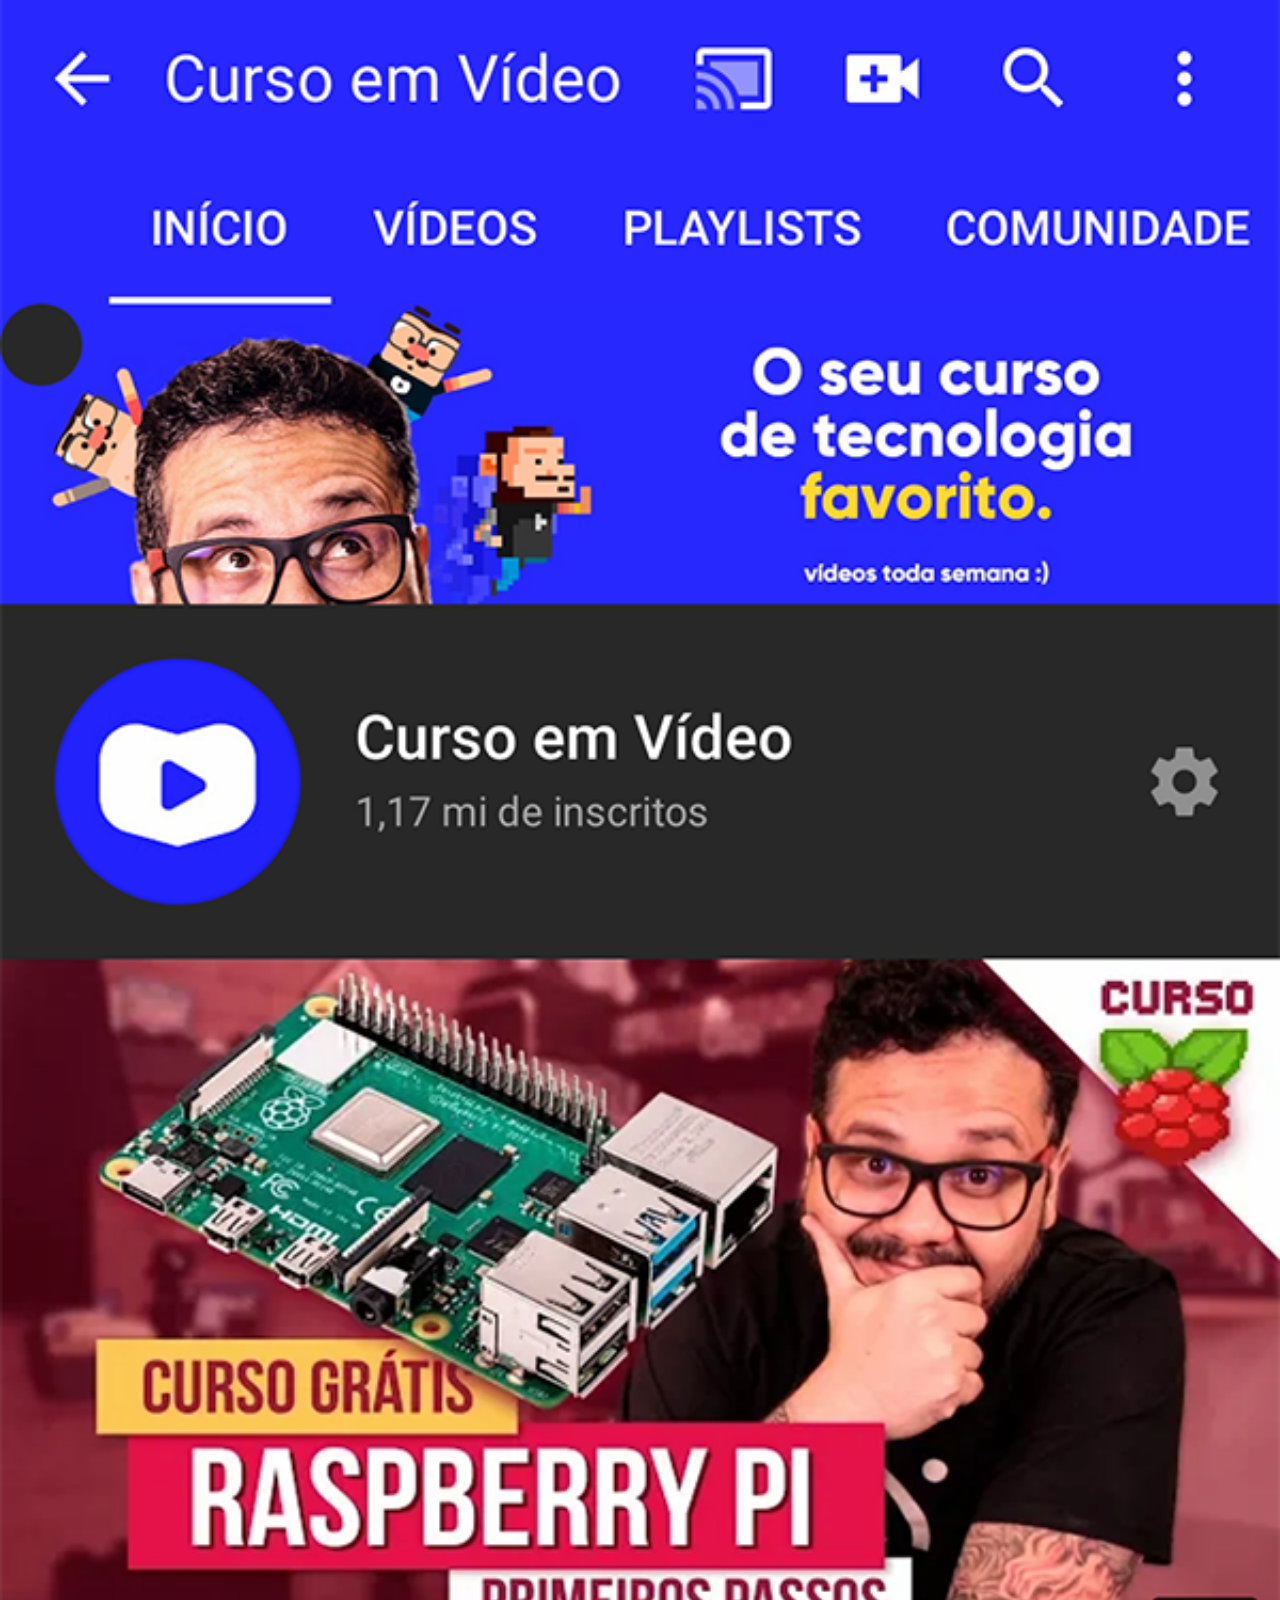
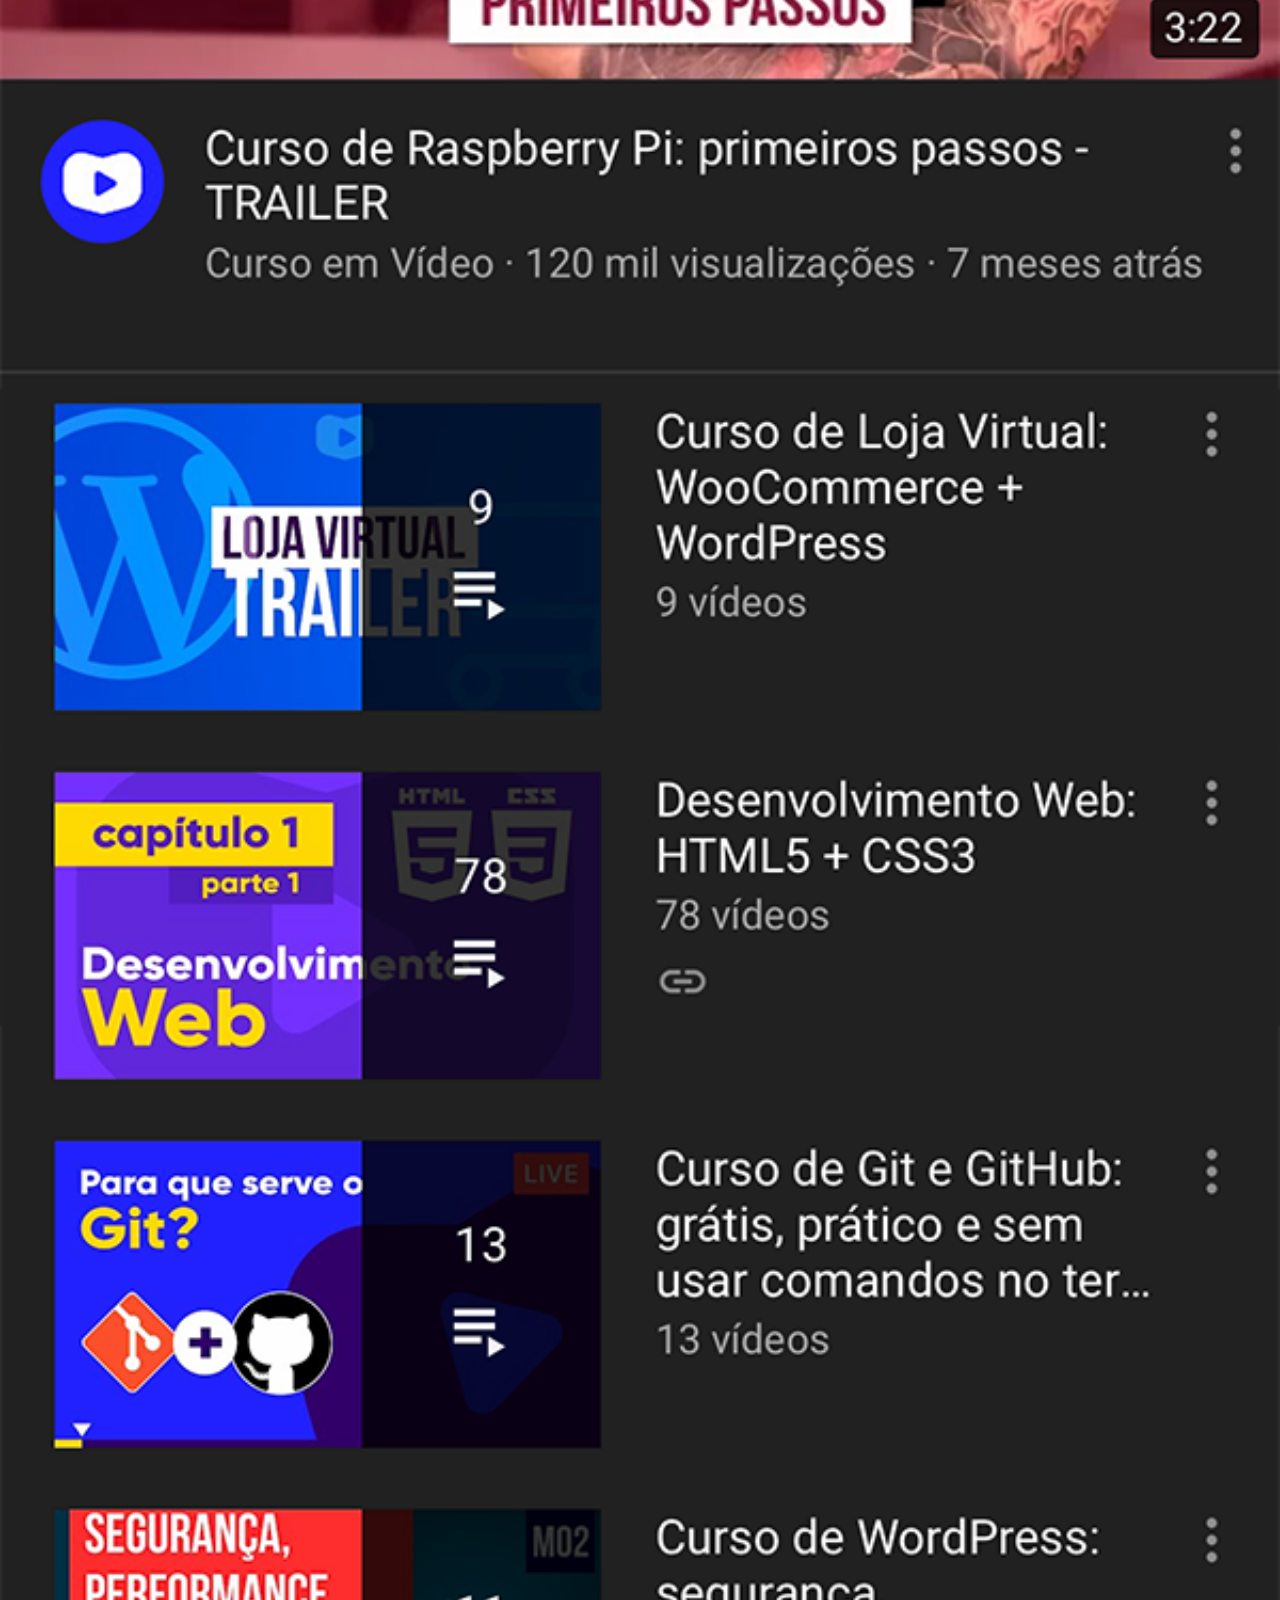
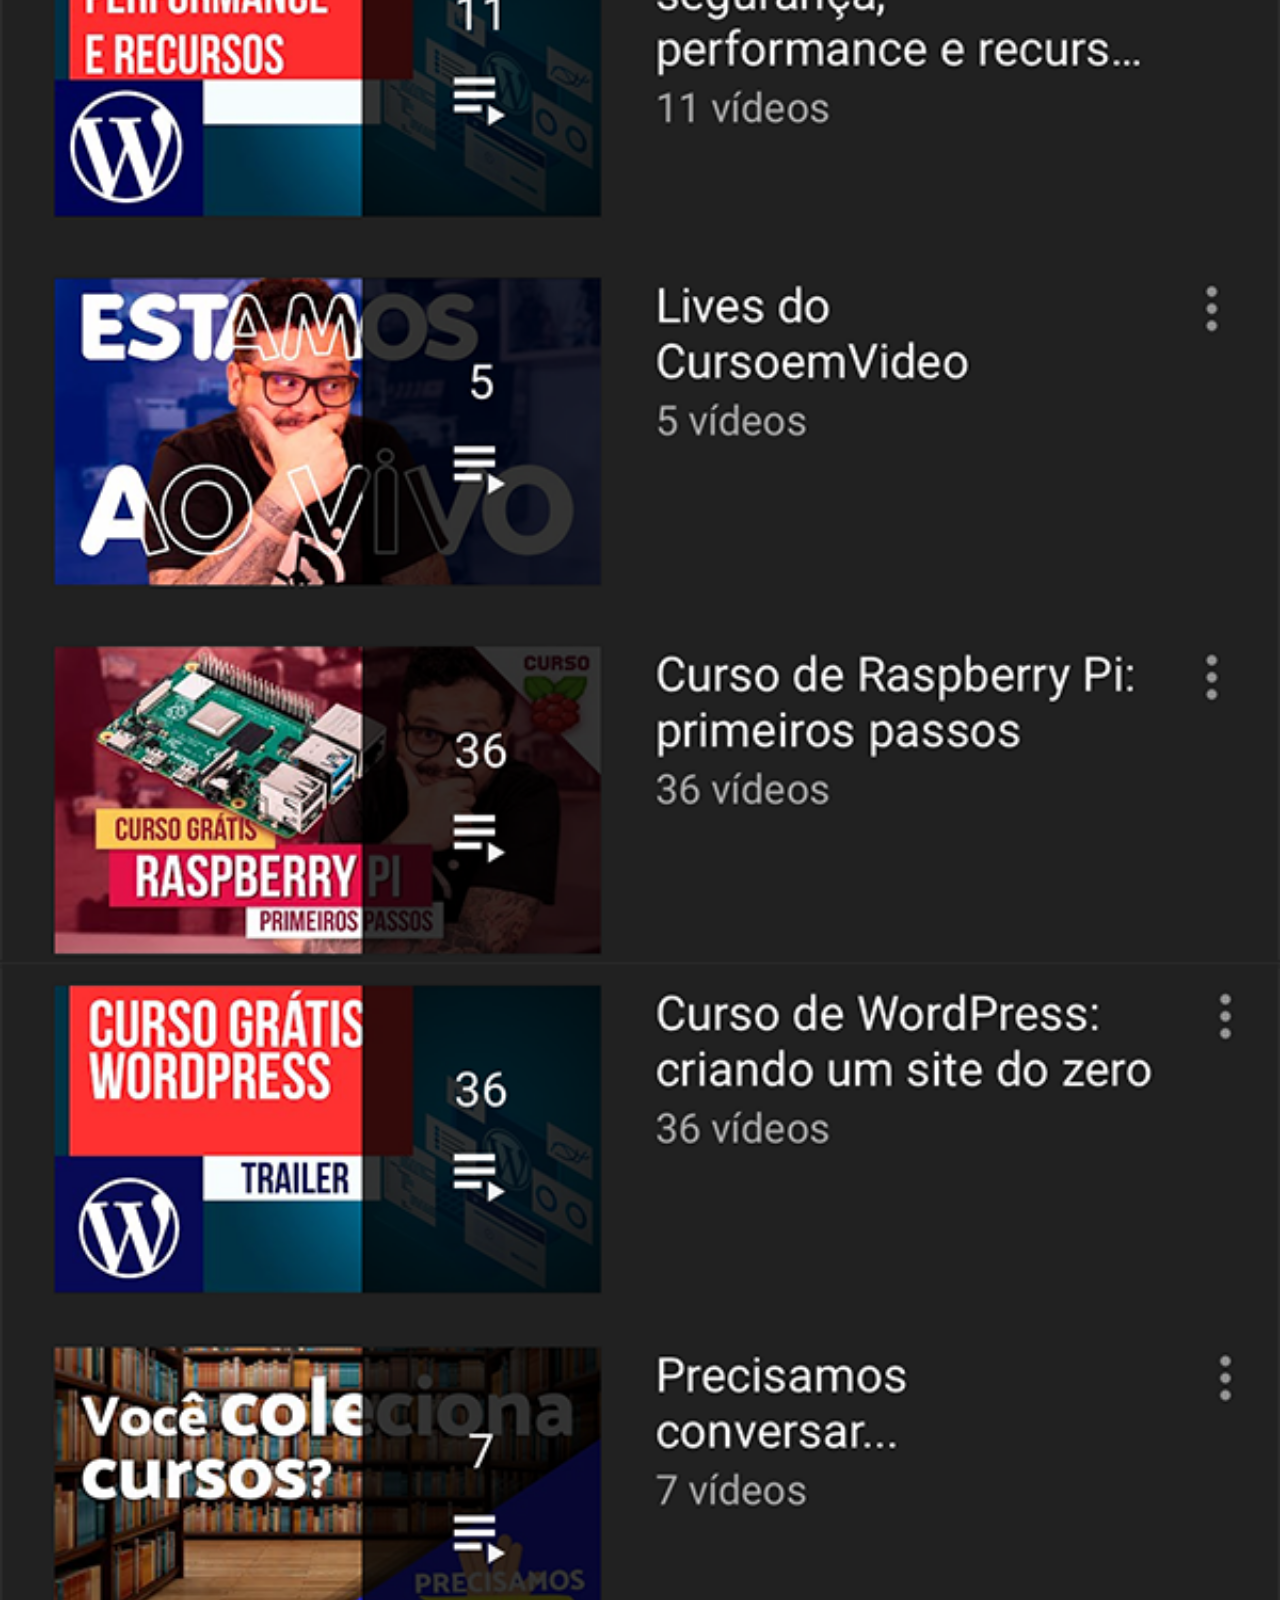
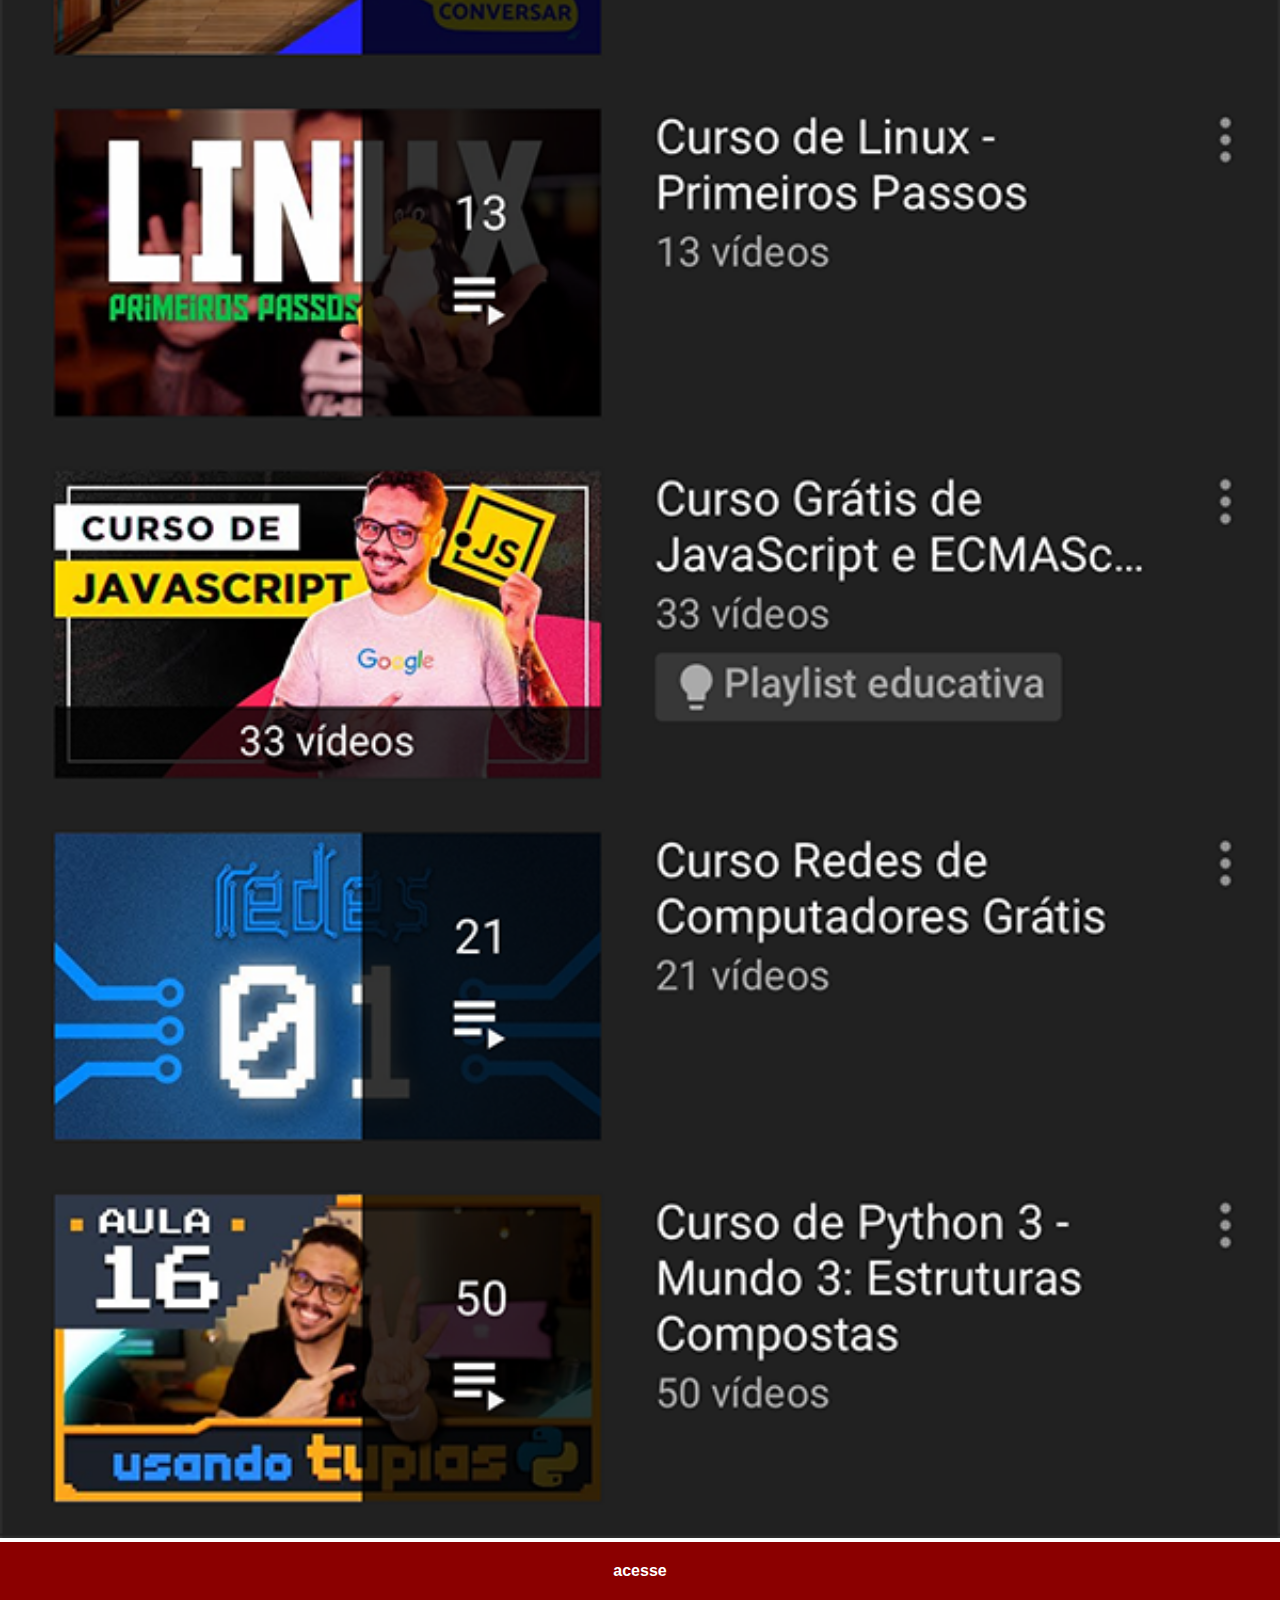
<file: youtube.html>
<!DOCTYPE html>
<html lang="pt-br">
<head>
    <meta charset="UTF-8">
    <meta http-equiv="X-UA-Compatible" content="IE=edge">
    <meta name="viewport" content="width=device-width, initial-scale=1.0">
    <title>youtube</title>
    <link rel="stylesheet" href="estilos/social.css">
</head>
<body>
    <img src="imagens/tela-youtube.png" alt="youtube">
    <a href="https://www.youtube.com/user/cursosemvideo/playlists" target="_blank"> acesse</a>
    
</body>
</html>
</file>
<file: estilos/style.css>
@charset "UTF-8";

*{
    margin:0;
    padding: 0;
    font-family: Arial, Helvetica, sans-serif;
}
html,body{
    height: 100vh;
    width: 100vw;
    background-color: black;
}
body{
    background:url('../imagens/fundo-madeira.jpg') no-repeat top center;
    background-size: cover;
    background-attachment: fixed;
}
main{
    height: 100vh;
    position: relative;
    
}
iframe#tela{
    position: relative;
    top: 80px;
    left: 22px;
    width: 264px;
    height: 468px;
}

section#telefone{

    position: absolute;
    left: 50%;
    top: 50%;
    transform: translate(-50%, -50%);


    height: 627px;
    width: 311px;
    background: url('../imagens/frame-iphone.png') no-repeat;
    
    
}
section#redes-sociais {
    text-align: right;
}
section#redes-sociais>a>img{
    width: 50px;
    margin: 10px;
    border-radius: 50%;
    box-shadow: 2px 2px 5px rgba(0, 0, 0, 0.281);
    box-sizing: border-box;
}
section#redes-sociais img:hover{
    border: 2px solid rgba(255, 255, 255, 0.253);
    transform: translate(-3px, -3px);
    box-shadow: 5px 5px 10px rgba(0, 0, 0, 0.336);
    transition: transform 0.3s, border 1s}
</file>
<file: estilos/social.css>
@charset "utf-8";

*{
    margin: 0;
    padding: 0px;
    font-family: Arial, Helvetica, sans-serif;
}
::-webkit-scrollbar{
    width: 0px;
    height: 0px;
}
img{
     width: 100vw;

}
a{
    display: block;
    background-color: darkred;
    padding: 20px;
    text-align: center;
    font-weight: bolder;
    text-decoration: none;
    color: white;
}

a:hover{
    background-color: red;
}
</file>
